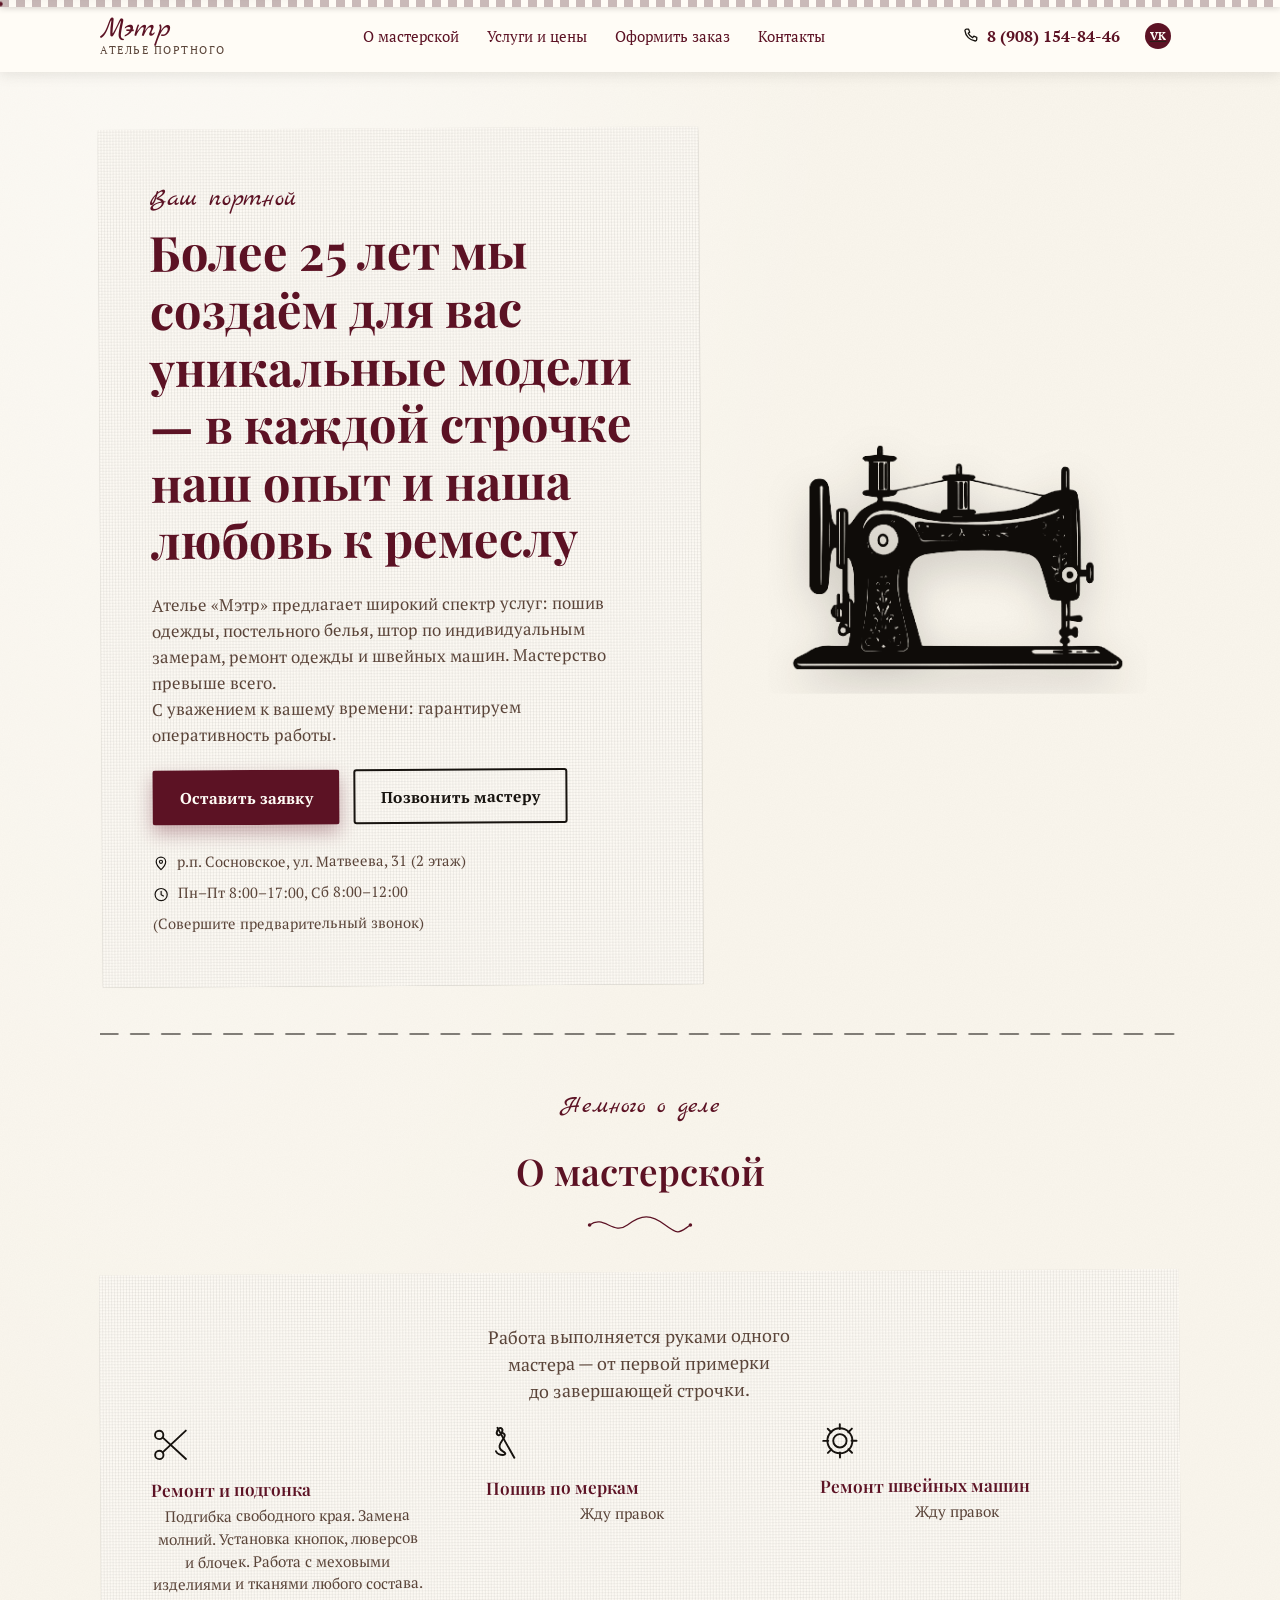
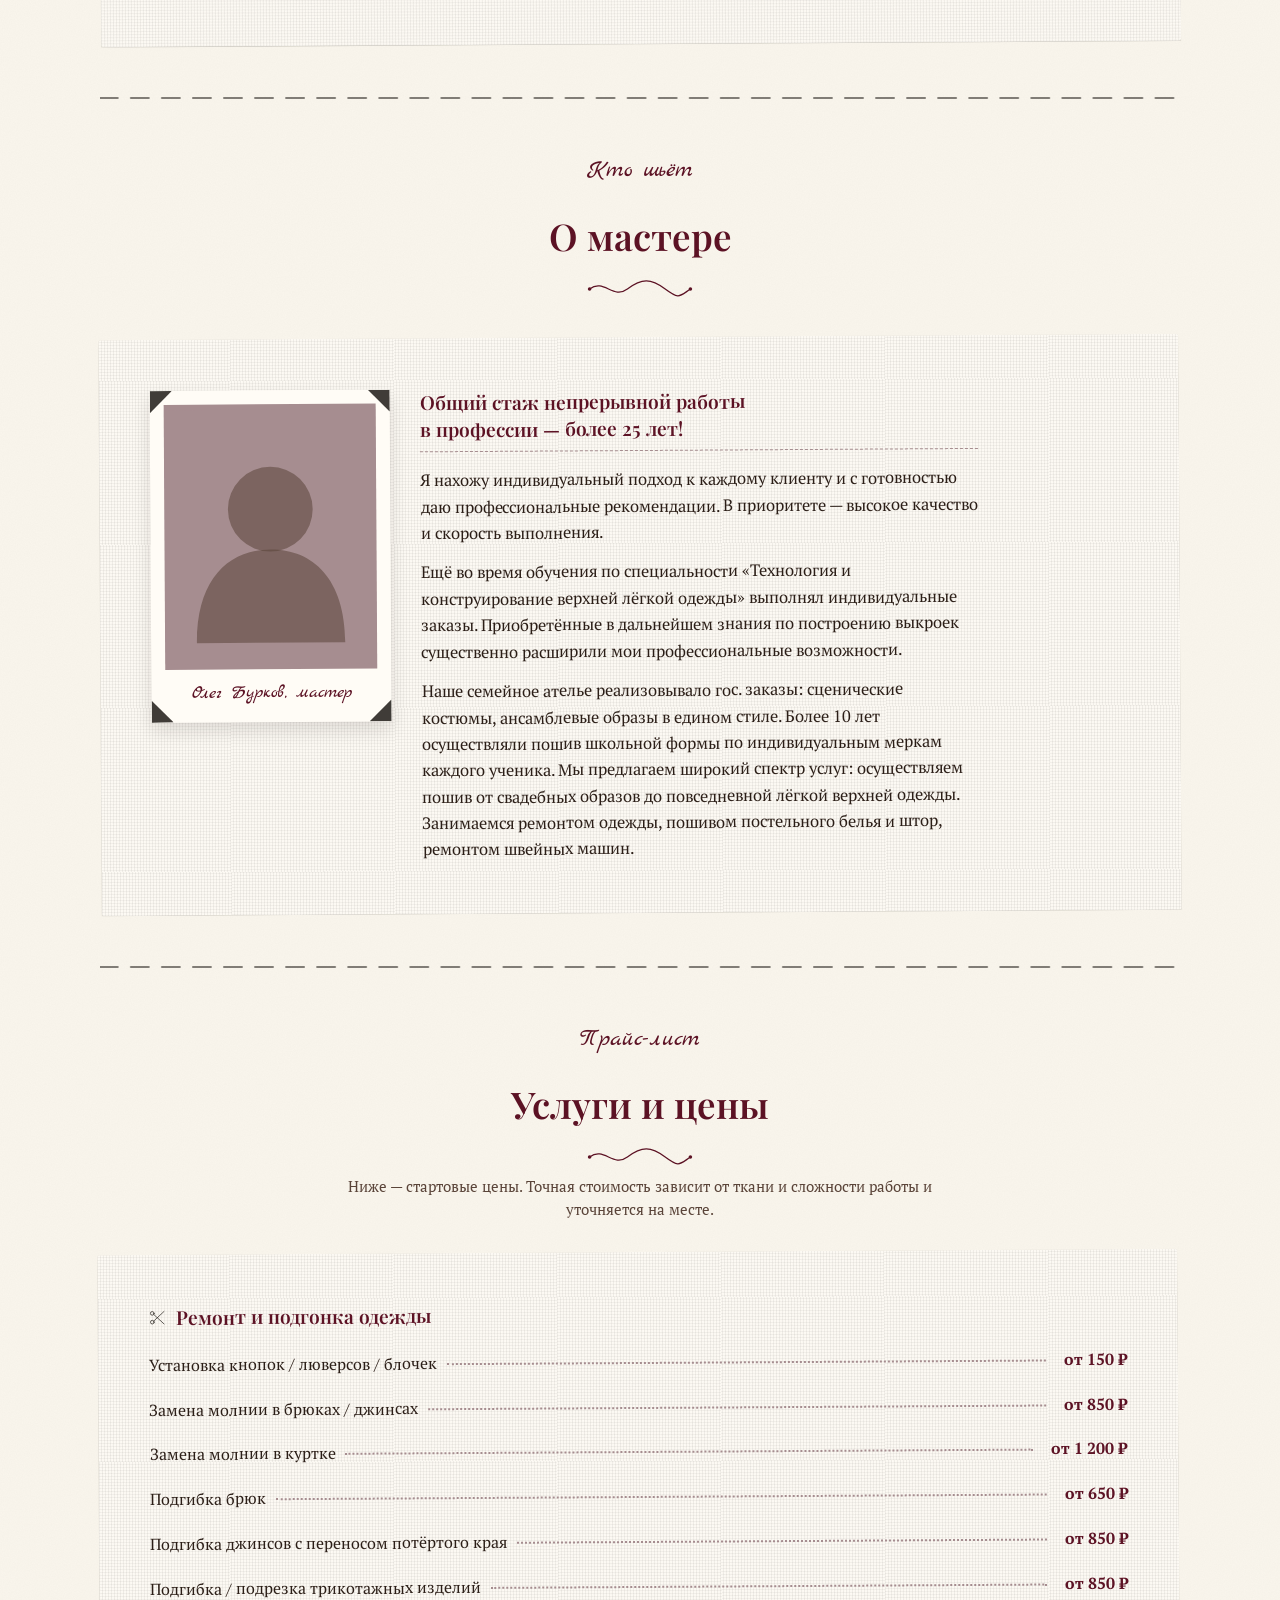
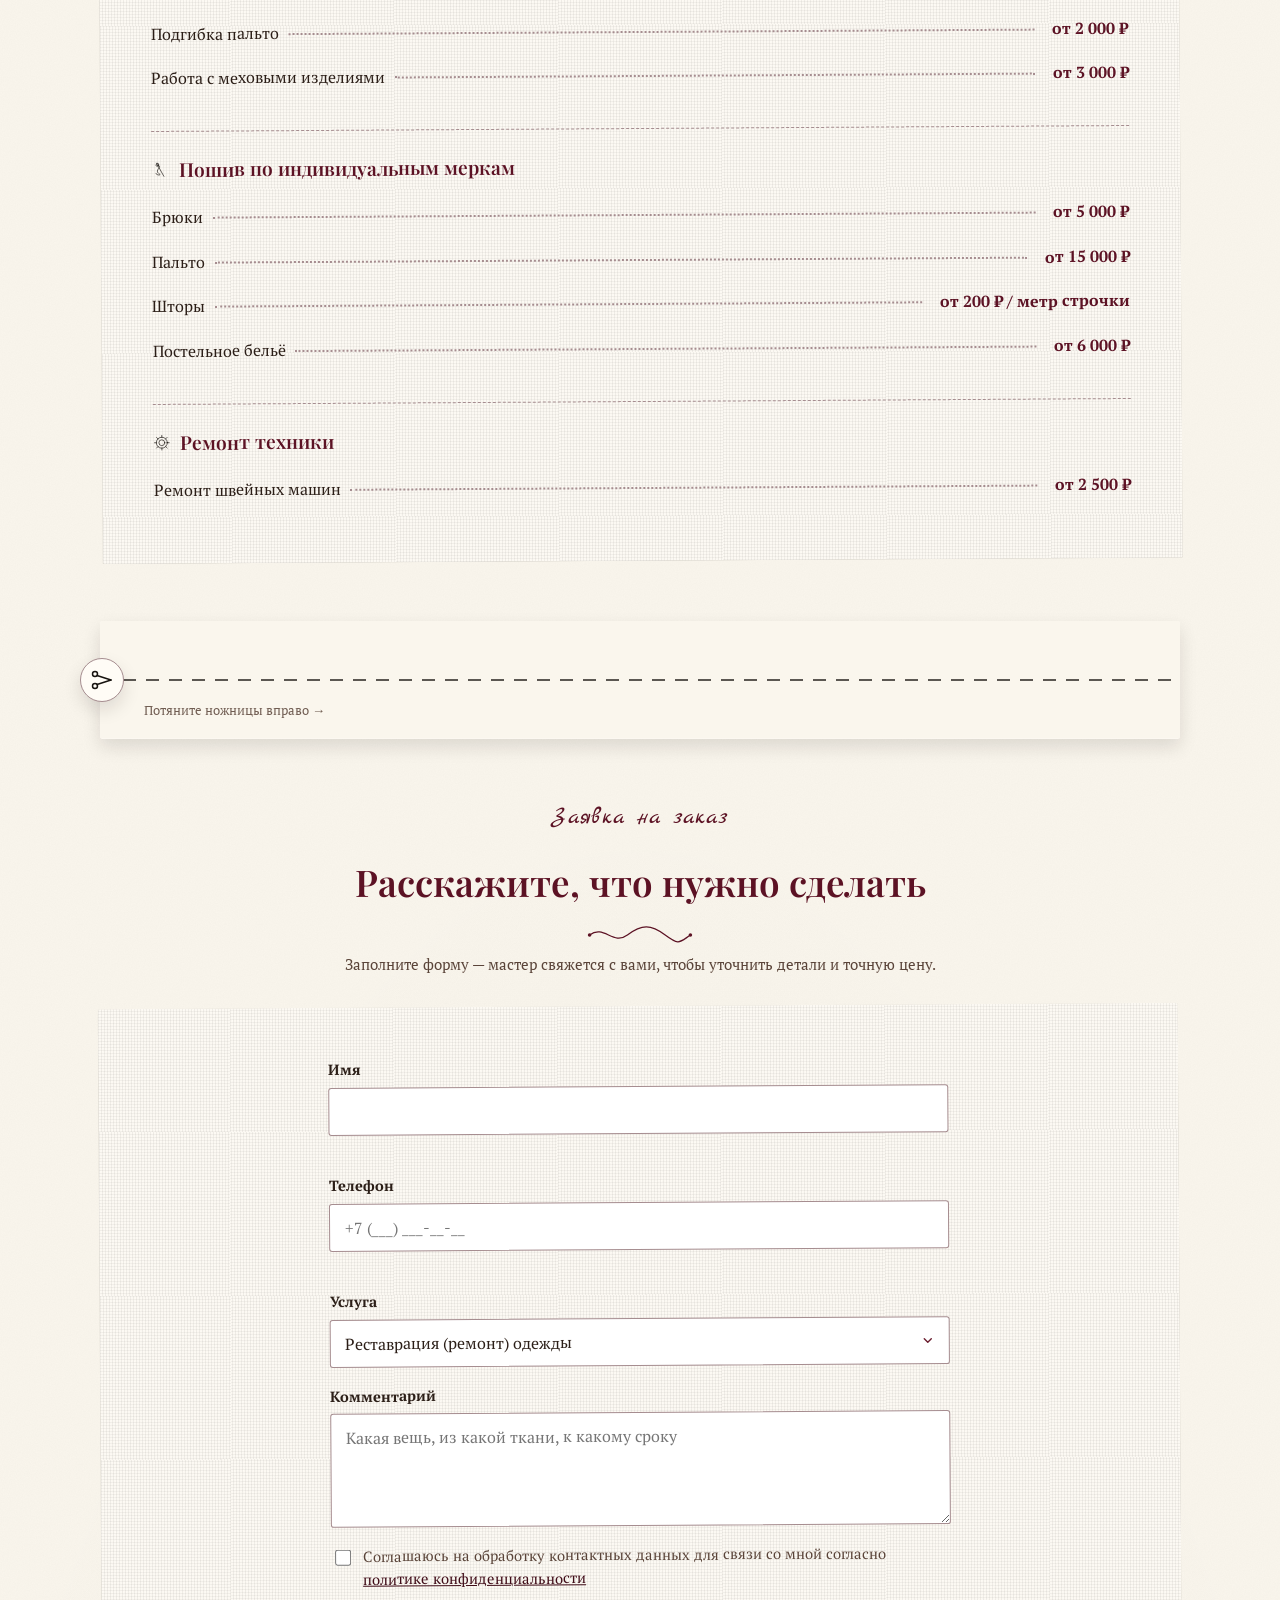
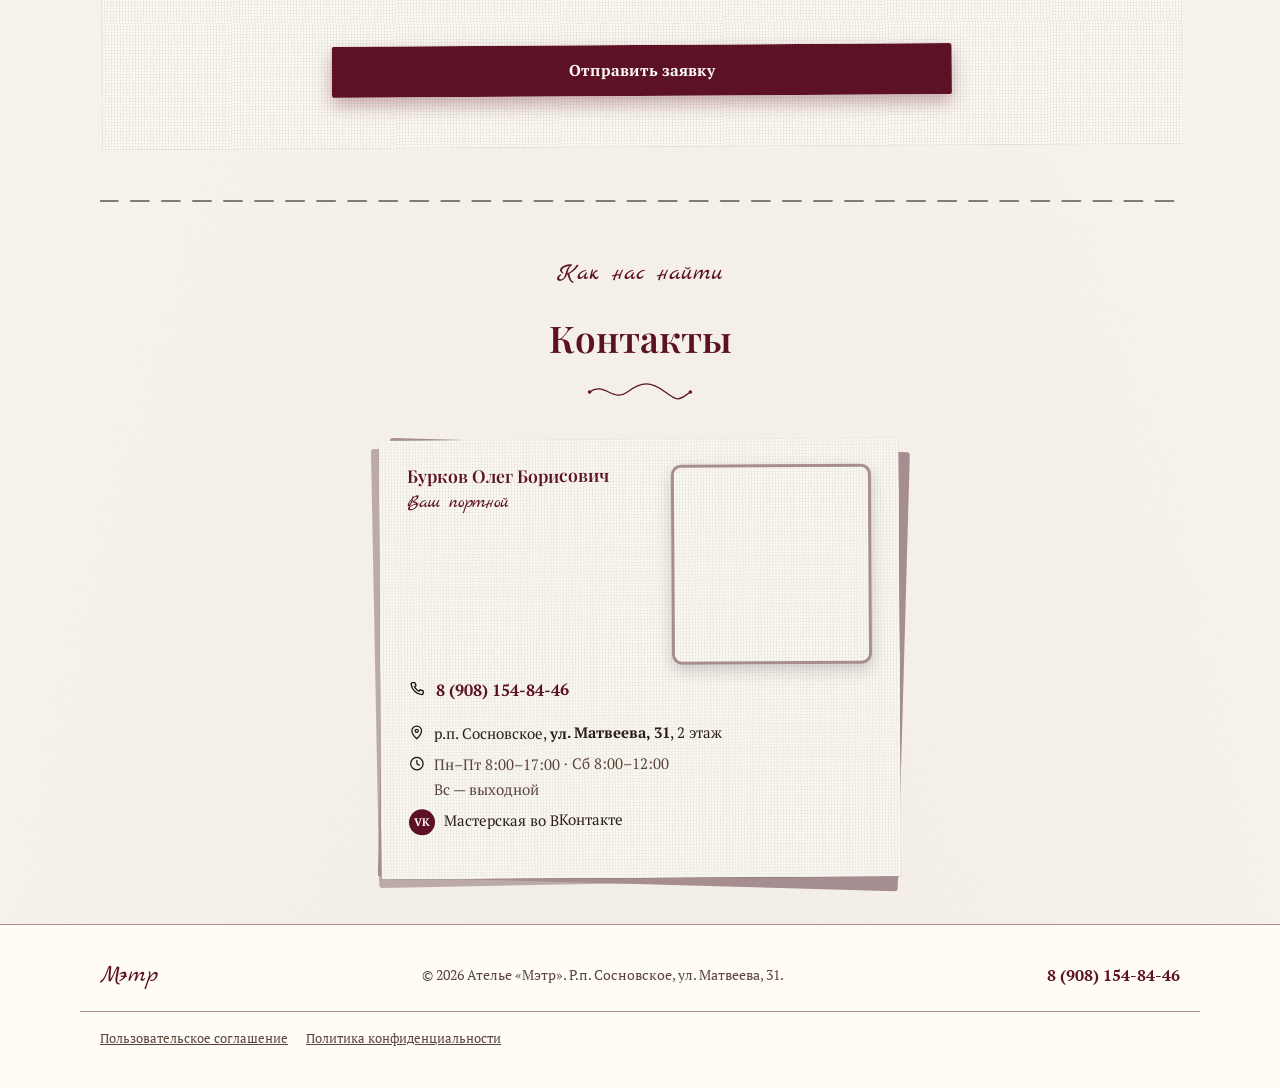
<file: index.html>
<!doctype html>
<html lang="ru">
  <head>
    <meta charset="UTF-8" />
    <meta name="viewport" content="width=device-width, initial-scale=1.0" />
    <title>Мэтр — ателье портного в Сосновском | ремонт и пошив одежды</title>
    <meta
      name="description"
      content="Ателье «Мэтр»: ремонт и подгонка одежды, пошив по индивидуальным меркам, ремонт швейных машин. Р.п. Сосновское, ул. Матвеева, 31."
    />
    <meta name="robots" content="index, follow" />

    <link rel="canonical" href="https://publicsd.github.io/Atelier-Metr/" />

    <meta property="og:type" content="business.business" />
    <meta property="og:locale" content="ru_RU" />
    <meta property="og:title" content="Мэтр — ателье портного в Сосновском" />
    <meta
      property="og:description"
      content="Ремонт и подгонка одежды, пошив по индивидуальным меркам, ремонт швейных машин. Р.п. Сосновское, ул. Матвеева, 31."
    />
    <meta
      property="og:url"
      content="https://publicsd.github.io/Atelier-Metr/"
    />
    <meta
      property="og:image"
      content="https://publicsd.github.io/Atelier-Metr/images/sewing-machine.png"
    />

    <script type="application/ld+json">
      {
        "@context": "https://schema.org",
        "@type": "LocalBusiness",
        "name": "Ателье «Мэтр»",
        "image": "https://publicsd.github.io/Atelier-Metr/images/sewing-machine.png",
        "url": "https://publicsd.github.io/Atelier-Metr/",
        "telephone": "+7-908-154-84-46",
        "priceRange": "от 150 ₽",
        "address": {
          "@type": "PostalAddress",
          "streetAddress": "ул. Матвеева, 31",
          "addressLocality": "р.п. Сосновское",
          "addressRegion": "Нижегородская область",
          "addressCountry": "RU"
        },
        "openingHoursSpecification": [
          {
            "@type": "OpeningHoursSpecification",
            "dayOfWeek": [
              "Monday",
              "Tuesday",
              "Wednesday",
              "Thursday",
              "Friday"
            ],
            "opens": "08:00",
            "closes": "17:00"
          },
          {
            "@type": "OpeningHoursSpecification",
            "dayOfWeek": ["Saturday"],
            "opens": "08:00",
            "closes": "12:00"
          }
        ],
        "sameAs": ["https://vk.ru/burkovs_atelier"]
      }
    </script>

    <link
      rel="icon"
      href="data:image/svg+xml,%3Csvg xmlns='http://www.w3.org/2000/svg' viewBox='0 0 48 48'%3E%3Crect width='48' height='48' rx='8' fill='%23f0efeb'/%3E%3Ccircle cx='16' cy='16' r='6' fill='none' stroke='%236b1e2f' stroke-width='3'/%3E%3Ccircle cx='16' cy='34' r='6' fill='none' stroke='%236b1e2f' stroke-width='3'/%3E%3Cline x1='21' y1='19' x2='40' y2='38' stroke='%236b1e2f' stroke-width='3' stroke-linecap='round'/%3E%3Cline x1='21' y1='31' x2='40' y2='12' stroke='%236b1e2f' stroke-width='3' stroke-linecap='round'/%3E%3C/svg%3E"
    />

    <link rel="preconnect" href="https://fonts.googleapis.com" />
    <link rel="preconnect" href="https://fonts.gstatic.com" crossorigin />
    <link
      href="https://fonts.googleapis.com/css2?family=Playfair+Display:ital,wght@0,500;0,600;0,700;1,500;1,600&family=PT+Serif:ital,wght@0,400;0,700;1,400&family=Marck+Script&display=swap"
      rel="stylesheet"
    />

    <link rel="stylesheet" href="css/style.css" />
  </head>
  <body>
    <div class="stitch-progress" aria-hidden="true" data-stitch-progress>
      <div class="stitch-progress-track"></div>
      <div class="stitch-progress-fill" data-stitch-fill></div>
      <div class="stitch-progress-needle" data-stitch-needle>
        <svg viewBox="0 0 20 20"><circle cx="10" cy="10" r="3.4" /></svg>
      </div>
    </div>

    <svg class="thread-cursor" aria-hidden="true" data-thread-cursor>
      <path data-thread-path></path>
      <circle r="3" data-thread-needle></circle>
    </svg>

    <a class="skip-link" href="#main">Перейти к основному содержанию</a>

    <!-- ==================== ШАПКА ==================== -->
    <header class="site-header" data-header>
      <div class="container header-inner">
        <a href="#top" class="brand">
          <span class="brand-script">Мэтр</span>
          <span class="brand-caption">ателье портного</span>
        </a>

        <nav class="nav" id="primary-nav" data-nav>
          <ul>
            <li><a href="#about">О мастерской</a></li>
            <li><a href="#prices">Услуги и цены</a></li>
            <li><a href="#order">Оформить заказ</a></li>
            <li><a href="#contacts">Контакты</a></li>
          </ul>
        </nav>

        <div class="header-actions">
          <a
            class="phone-link"
            href="tel:+79081548446"
            aria-label="Позвонить мастеру: 8 (908) 154-84-46"
          >
            <svg class="icon" viewBox="0 0 24 24" aria-hidden="true">
              <path
                d="M6 3h3l1.5 4-2 1.6a12.5 12.5 0 0 0 6 6l1.6-2 4 1.5v3a2 2 0 0 1-2 2A16 16 0 0 1 4 5a2 2 0 0 1 2-2Z"
              />
            </svg>
            <span class="phone-number">8 (908) 154-84-46</span>
            <span class="phone-cta">Позвонить</span>
          </a>
          <a
            class="vk-link"
            href="https://vk.ru/burkovs_atelier"
            target="_blank"
            rel="noopener"
            aria-label="Мастерская ВКонтакте"
          >
            <span class="vk-badge" aria-hidden="true">VK</span>
          </a>
          <button
            class="nav-toggle"
            type="button"
            data-nav-toggle
            aria-expanded="false"
            aria-controls="primary-nav"
          >
            <span></span><span></span><span></span>
            <span class="sr-only">Открыть меню</span>
          </button>
        </div>
      </div>
    </header>

    <main id="main">
      <!-- ==================== ГЕРОЙ ==================== -->
      <section class="hero" id="top">
        <div class="container hero-grid">
          <div class="paper-card hero-card reveal">
            <p class="eyebrow">Ваш портной</p>
            <h1>
              Более 25 лет мы создаём для вас уникальные модели — в каждой
              строчке наш опыт и наша любовь к ремеслу
            </h1>
            <p class="lead">
              Ателье «Мэтр» предлагает широкий спектр услуг: пошив одежды,
              постельного белья, штор по индивидуальным замерам, ремонт одежды и
              швейных машин. Мастерство превыше всего.<br />С уважением к вашему
              времени: гарантируем оперативность работы.
            </p>

            <div class="hero-actions">
              <a href="#order" class="btn btn-primary">Оставить заявку</a>
              <a
                href="tel:+79081548446"
                class="btn btn-ghost btn-call"
                data-call-btn
              >
                <span class="btn-call-face btn-call-label"
                  >Позвонить мастеру</span
                >
                <span class="btn-call-face btn-call-number"
                  >8 (908) 154-84-46</span
                >
              </a>
            </div>

            <ul class="hero-meta">
              <li>
                <svg class="icon" viewBox="0 0 24 24" aria-hidden="true">
                  <path
                    d="M12 21s-7-6.3-7-11.6A7 7 0 0 1 19 9.4C19 14.7 12 21 12 21Z"
                  />
                  <circle cx="12" cy="9.4" r="2.3" />
                </svg>
                р.п. Сосновское, ул. Матвеева, 31 (2 этаж)
              </li>
              <li>
                <svg class="icon" viewBox="0 0 24 24" aria-hidden="true">
                  <circle cx="12" cy="12" r="9" />
                  <path d="M12 7.2v5l3.4 2" />
                </svg>
                Пн–Пт 8:00–17:00, Сб 8:00–12:00
              </li>
              <li>(Совершите предварительный звонок)</li>
            </ul>
          </div>

          <div class="hero-figure reveal" aria-hidden="true">
            <img
              src="images/sewing-machine.png"
              alt=""
              class="hero-machine"
              width="389"
              height="274"
              loading="eager"
            />
          </div>
        </div>
      </section>

      <div class="stitch-divider" aria-hidden="true">
        <svg viewBox="0 0 800 24" preserveAspectRatio="none">
          <line x1="0" y1="12" x2="800" y2="12" />
        </svg>
      </div>

      <!-- ==================== О МАСТЕРСКОЙ ==================== -->
      <section class="section" id="about">
        <div class="container">
          <div class="section-head reveal">
            <p class="eyebrow eyebrow-script">Немного о деле</p>
            <h2>О мастерской</h2>
            <svg class="flourish" viewBox="0 0 120 20" aria-hidden="true">
              <path
                d="M4 10 C20 -2, 30 22, 46 10 S72 -2, 88 10 S104 18, 116 10"
              />
              <circle cx="4" cy="10" r="2" />
              <circle cx="116" cy="10" r="2" />
            </svg>
          </div>

          <div class="paper-card about-card reveal">
            <p>
              Работа выполняется руками одного мастера — от первой примерки до
              завершающей строчки.
            </p>

            <div class="feature-grid">
              <div class="feature">
                <svg
                  class="icon icon-lg"
                  viewBox="0 0 48 48"
                  aria-hidden="true"
                >
                  <circle cx="10" cy="12" r="5" />
                  <circle cx="10" cy="36" r="5" />
                  <line x1="14" y1="15" x2="42" y2="41" />
                  <line x1="14" y1="33" x2="42" y2="7" />
                </svg>
                <h3>Ремонт и подгонка</h3>
                <p>
                  Подгибка свободного края. Замена молний. Установка кнопок,
                  люверсов и блочек. Работа с меховыми изделиями и тканями
                  любого состава.
                </p>
              </div>
              <div class="feature">
                <svg
                  class="icon icon-lg"
                  viewBox="0 0 48 48"
                  aria-hidden="true"
                >
                  <line x1="14" y1="6" x2="34" y2="42" />
                  <ellipse
                    cx="16.5"
                    cy="10.5"
                    rx="3"
                    ry="4.5"
                    transform="rotate(25 16.5 10.5)"
                  />
                  <path d="M20 12 C30 16, 8 26, 20 34 C30 40, 14 40, 12 34" />
                </svg>
                <h3>Пошив по меркам</h3>
                <p>Жду правок</p>
              </div>
              <div class="feature">
                <svg
                  class="icon icon-lg"
                  viewBox="0 0 48 48"
                  aria-hidden="true"
                >
                  <circle cx="24" cy="24" r="8" />
                  <circle cx="24" cy="24" r="15" />
                  <line x1="24" y1="4" x2="24" y2="10" />
                  <line x1="24" y1="38" x2="24" y2="44" />
                  <line x1="4" y1="24" x2="10" y2="24" />
                  <line x1="38" y1="24" x2="44" y2="24" />
                  <line x1="9.5" y1="9.5" x2="13.8" y2="13.8" />
                  <line x1="34.2" y1="34.2" x2="38.5" y2="38.5" />
                  <line x1="9.5" y1="38.5" x2="13.8" y2="34.2" />
                  <line x1="34.2" y1="13.8" x2="38.5" y2="9.5" />
                </svg>
                <h3>Ремонт швейных машин</h3>
                <p>Жду правок</p>
              </div>
            </div>
          </div>
        </div>
      </section>

      <div class="stitch-divider" aria-hidden="true">
        <svg viewBox="0 0 800 24" preserveAspectRatio="none">
          <line x1="0" y1="12" x2="800" y2="12" />
        </svg>
      </div>

      <!-- ==================== О МАСТЕРЕ ==================== -->
      <section class="section" id="master">
        <div class="container">
          <div class="section-head reveal">
            <p class="eyebrow eyebrow-script">Кто шьёт</p>
            <h2>О мастере</h2>
            <svg class="flourish" viewBox="0 0 120 20" aria-hidden="true">
              <path
                d="M4 10 C20 -2, 30 22, 46 10 S72 -2, 88 10 S104 18, 116 10"
              />
              <circle cx="4" cy="10" r="2" />
              <circle cx="116" cy="10" r="2" />
            </svg>
          </div>

          <div class="paper-card master-card reveal">
            <div class="master-layout">
              <figure class="master-photo-mount">
                <div class="master-photo-frame">
                  <!-- ЗАМЕНИТЬ: сюда — реальную фотографию мастера (img вместо svg-заглушки) -->
                  <svg
                    class="master-photo-placeholder"
                    viewBox="0 0 200 240"
                    aria-hidden="true"
                  >
                    <rect width="200" height="240" />
                    <circle cx="100" cy="94" r="40" />
                    <path
                      d="M30 220 C30 160 60 132 100 132 C140 132 170 160 170 220 Z"
                    />
                  </svg>
                </div>
                <span
                  class="master-corner master-corner-tl"
                  aria-hidden="true"
                ></span>
                <span
                  class="master-corner master-corner-tr"
                  aria-hidden="true"
                ></span>
                <span
                  class="master-corner master-corner-bl"
                  aria-hidden="true"
                ></span>
                <span
                  class="master-corner master-corner-br"
                  aria-hidden="true"
                ></span>
                <figcaption class="master-caption">
                  Олег Бурков, мастер
                </figcaption>
              </figure>

              <div class="master-bio">
                <p class="master-bio-accent">
                  Общий стаж непрерывной работы в профессии — более 25 лет!
                </p>
                <p>
                  Я нахожу индивидуальный подход к каждому клиенту и с
                  готовностью даю профессиональные рекомендации. В приоритете —
                  высокое качество и скорость выполнения.
                </p>
                <p>
                  Ещё во время обучения по специальности «Технология и
                  конструирование верхней лёгкой одежды» выполнял индивидуальные
                  заказы. Приобретённые в дальнейшем знания по построению
                  выкроек существенно расширили мои профессиональные
                  возможности.
                </p>
                <p>
                  Наше семейное ателье реализовывало гос. заказы: сценические
                  костюмы, ансамблевые образы в едином стиле. Более 10 лет
                  осуществляли пошив школьной формы по индивидуальным меркам
                  каждого ученика. Мы предлагаем широкий спектр услуг:
                  осуществляем пошив от свадебных образов до повседневной лёгкой
                  верхней одежды. Занимаемся ремонтом одежды, пошивом
                  постельного белья и штор, ремонтом швейных машин.
                </p>
              </div>
            </div>
          </div>
        </div>
      </section>

      <div class="stitch-divider" aria-hidden="true">
        <svg viewBox="0 0 800 24" preserveAspectRatio="none">
          <line x1="0" y1="12" x2="800" y2="12" />
        </svg>
      </div>

      <!-- ==================== ЦЕНЫ ==================== -->
      <section class="section" id="prices">
        <div class="container">
          <div class="section-head reveal">
            <p class="eyebrow eyebrow-script">Прайс-лист</p>
            <h2>Услуги и цены</h2>
            <svg class="flourish" viewBox="0 0 120 20" aria-hidden="true">
              <path
                d="M4 10 C20 -2, 30 22, 46 10 S72 -2, 88 10 S104 18, 116 10"
              />
              <circle cx="4" cy="10" r="2" />
              <circle cx="116" cy="10" r="2" />
            </svg>
            <p class="section-note">
              Ниже — стартовые цены. Точная стоимость зависит от ткани и
              сложности работы и уточняется на месте.
            </p>
          </div>

          <div class="paper-card price-card reveal">
            <div class="price-group">
              <div class="price-group-title">
                <svg class="icon" viewBox="0 0 48 48" aria-hidden="true">
                  <circle cx="10" cy="12" r="5" />
                  <circle cx="10" cy="36" r="5" />
                  <line x1="14" y1="15" x2="42" y2="41" />
                  <line x1="14" y1="33" x2="42" y2="7" />
                </svg>
                <h3>Ремонт и подгонка одежды</h3>
              </div>
              <ul class="price-list">
                <li>
                  <span class="price-name"
                    >Установка кнопок / люверсов / блочек</span
                  ><span class="price-value">от 150 ₽</span>
                </li>
                <li>
                  <span class="price-name"
                    >Замена молнии в брюках / джинсах</span
                  ><span class="price-value">от 850 ₽</span>
                </li>
                <li>
                  <span class="price-name">Замена молнии в куртке</span
                  ><span class="price-value">от 1 200 ₽</span>
                </li>
                <li>
                  <span class="price-name">Подгибка брюк</span
                  ><span class="price-value">от 650 ₽</span>
                </li>
                <li>
                  <span class="price-name"
                    >Подгибка джинсов с переносом потёртого края</span
                  ><span class="price-value">от 850 ₽</span>
                </li>
                <li>
                  <span class="price-name"
                    >Подгибка / подрезка трикотажных изделий</span
                  ><span class="price-value">от 850 ₽</span>
                </li>
                <li>
                  <span class="price-name">Подгибка пальто</span
                  ><span class="price-value">от 2 000 ₽</span>
                </li>
                <li>
                  <span class="price-name">Работа с меховыми изделиями</span
                  ><span class="price-value">от 3 000 ₽</span>
                </li>
              </ul>
            </div>

            <div class="price-group">
              <div class="price-group-title">
                <svg class="icon" viewBox="0 0 48 48" aria-hidden="true">
                  <line x1="14" y1="6" x2="34" y2="42" />
                  <ellipse
                    cx="16.5"
                    cy="10.5"
                    rx="3"
                    ry="4.5"
                    transform="rotate(25 16.5 10.5)"
                  />
                  <path d="M20 12 C30 16, 8 26, 20 34 C30 40, 14 40, 12 34" />
                </svg>
                <h3>Пошив по индивидуальным меркам</h3>
              </div>
              <ul class="price-list">
                <li>
                  <span class="price-name">Брюки</span
                  ><span class="price-value">от 5 000 ₽</span>
                </li>
                <li>
                  <span class="price-name">Пальто</span
                  ><span class="price-value">от 15 000 ₽</span>
                </li>
                <li>
                  <span class="price-name">Шторы</span
                  ><span class="price-value">от 200 ₽ / метр строчки</span>
                </li>
                <li>
                  <span class="price-name">Постельное бельё</span
                  ><span class="price-value">от 6 000 ₽</span>
                </li>
              </ul>
            </div>

            <div class="price-group">
              <div class="price-group-title">
                <svg class="icon" viewBox="0 0 48 48" aria-hidden="true">
                  <circle cx="24" cy="24" r="8" />
                  <circle cx="24" cy="24" r="15" />
                  <line x1="24" y1="4" x2="24" y2="10" />
                  <line x1="24" y1="38" x2="24" y2="44" />
                  <line x1="4" y1="24" x2="10" y2="24" />
                  <line x1="38" y1="24" x2="44" y2="24" />
                  <line x1="9.5" y1="9.5" x2="13.8" y2="13.8" />
                  <line x1="34.2" y1="34.2" x2="38.5" y2="38.5" />
                  <line x1="9.5" y1="38.5" x2="13.8" y2="34.2" />
                  <line x1="34.2" y1="13.8" x2="38.5" y2="9.5" />
                </svg>
                <h3>Ремонт техники</h3>
              </div>
              <ul class="price-list">
                <li>
                  <span class="price-name">Ремонт швейных машин</span
                  ><span class="price-value">от 2 500 ₽</span>
                </li>
              </ul>
            </div>
          </div>
        </div>
      </section>

      <div class="seam-cut" data-seam-cut>
        <div class="seam-cut-track container" data-seam-track>
          <div class="seam-reveal" data-seam-reveal>
            <p>
              Не уверены, какая услуга нужна?
              <strong>Бесплатно проконсультируем по телефону</strong> и
              сориентируем по стоимости.
            </p>
          </div>

          <div class="seam-flap" data-seam-flap aria-hidden="true"></div>
          <div class="seam-scrap" data-seam-scrap aria-hidden="true"></div>

          <span class="seam-hint" data-seam-hint aria-hidden="true"
            >Потяните ножницы вправо →</span
          >

          <button
            type="button"
            class="seam-scissors"
            data-seam-handle
            aria-label="Разрезать шов и открыть предложение о бесплатной консультации"
          >
            <svg viewBox="0 0 48 48" aria-hidden="true">
              <g data-blade-a>
                <circle cx="10" cy="12" r="5" />
                <line x1="14" y1="15" x2="42" y2="24" />
              </g>
              <g data-blade-b>
                <circle cx="10" cy="36" r="5" />
                <line x1="14" y1="33" x2="42" y2="24" />
              </g>
            </svg>
          </button>
        </div>
      </div>

      <!-- ==================== ФОРМА ЗАКАЗА ==================== -->
      <section class="section" id="order">
        <div class="container">
          <div class="section-head reveal">
            <p class="eyebrow eyebrow-script">Заявка на заказ</p>
            <h2>Расскажите, что нужно сделать</h2>
            <svg class="flourish" viewBox="0 0 120 20" aria-hidden="true">
              <path
                d="M4 10 C20 -2, 30 22, 46 10 S72 -2, 88 10 S104 18, 116 10"
              />
              <circle cx="4" cy="10" r="2" />
              <circle cx="116" cy="10" r="2" />
            </svg>
            <p class="section-note">
              Заполните форму — мастер свяжется с вами, чтобы уточнить детали и
              точную цену.
            </p>
          </div>

          <div class="paper-card order-card reveal">
            <form id="order-form" class="order-form" novalidate>
              <div class="form-row">
                <label for="of-name">Имя</label>
                <input
                  type="text"
                  id="of-name"
                  name="name"
                  autocomplete="name"
                  required
                />
                <span class="form-error" data-error-for="of-name"></span>
              </div>

              <div class="form-row">
                <label for="of-phone">Телефон</label>
                <input
                  type="tel"
                  id="of-phone"
                  name="phone"
                  autocomplete="tel"
                  placeholder="+7 (___) ___-__-__"
                  required
                />
                <span class="form-error" data-error-for="of-phone"></span>
              </div>

              <div class="form-row">
                <label for="of-service">Услуга</label>
                <select id="of-service" name="service">
                  <option value="Реставрация (ремонт) одежды">
                    Реставрация (ремонт) одежды
                  </option>
                  <option value="Пошив по индивидуальным меркам">
                    Пошив по индивидуальным меркам
                  </option>
                  <option value="Ремонт швейной машины">
                    Ремонт швейной машины
                  </option>
                  <option value="Другое">Другое / не уверен(а)</option>
                </select>
              </div>

              <div class="form-row">
                <label for="of-message">Комментарий</label>
                <textarea
                  id="of-message"
                  name="message"
                  rows="4"
                  placeholder="Какая вещь, из какой ткани, к какому сроку"
                ></textarea>
              </div>

              <label class="form-consent">
                <input
                  type="checkbox"
                  id="of-consent"
                  name="consent"
                  required
                />
                <span
                  >Соглашаюсь на обработку контактных данных для связи со мной
                  согласно
                  <a
                    href="documents/politika-konfidencialnosti.pdf"
                    target="_blank"
                    rel="noopener"
                    >политике конфиденциальности</a
                  ></span
                >
              </label>
              <span class="form-error" data-error-for="of-consent"></span>

              <button type="submit" class="btn btn-primary btn-submit">
                <span class="btn-label">Отправить заявку</span>
              </button>
            </form>

            <div class="order-confirm" data-order-confirm hidden>
              <svg class="stamp" viewBox="0 0 160 160" aria-hidden="true">
                <g>
                  <circle cx="80" cy="80" r="66" />
                  <circle cx="80" cy="80" r="54" />
                  <text x="80" y="62" text-anchor="middle">ЗАКАЗ</text>
                  <text x="80" y="92" text-anchor="middle">ПРИНЯТ</text>
                  <path
                    id="stamp-underline"
                    d="M40 102 C60 110, 100 110, 120 102"
                  />
                </g>
              </svg>
              <p class="order-confirm-text">
                Заявка принята! Мастер свяжется с вами в ближайшее рабочее
                время.
              </p>
              <p class="order-confirm-note">
                Если это срочно — звоните:
                <a href="tel:+79081548446">8 (908) 154-84-46</a>
              </p>
            </div>
          </div>
        </div>
      </section>

      <div class="stitch-divider" aria-hidden="true">
        <svg viewBox="0 0 800 24" preserveAspectRatio="none">
          <line x1="0" y1="12" x2="800" y2="12" />
        </svg>
      </div>

      <!-- ==================== КОНТАКТЫ ==================== -->
      <section class="section" id="contacts">
        <div class="container">
          <div class="section-head reveal">
            <p class="eyebrow eyebrow-script">Как нас найти</p>
            <h2>Контакты</h2>
            <svg class="flourish" viewBox="0 0 120 20" aria-hidden="true">
              <path
                d="M4 10 C20 -2, 30 22, 46 10 S72 -2, 88 10 S104 18, 116 10"
              />
              <circle cx="4" cy="10" r="2" />
              <circle cx="116" cy="10" r="2" />
            </svg>
          </div>

          <div class="card-stack-wrap contact-stack">
            <div
              class="card-stack-layer card-stack-layer-1"
              aria-hidden="true"
            ></div>
            <div
              class="card-stack-layer card-stack-layer-2"
              aria-hidden="true"
            ></div>
            <div class="paper-card contact-card reveal">
              <div class="bcard-head">
                <div>
                  <h3 class="contact-name">Бурков Олег Борисович</h3>
                  <p class="contact-caption">Ваш портной</p>
                </div>
                <div class="contact-map">
                  <iframe
                    src="https://yandex.ru/map-widget/v1/?ll=43.161939%2C55.805356&amp;z=17&amp;l=map&amp;pt=43.161939,55.805356,pm2rdm"
                    width="200"
                    height="200"
                    frameborder="0"
                    loading="lazy"
                    title="Ателье «Мэтр» на карте — р.п. Сосновское, ул. Матвеева, 31"
                  ></iframe>
                </div>
              </div>

              <a class="contact-line contact-phone" href="tel:+79081548446">
                <svg class="icon" viewBox="0 0 24 24" aria-hidden="true">
                  <path
                    d="M6 3h3l1.5 4-2 1.6a12.5 12.5 0 0 0 6 6l1.6-2 4 1.5v3a2 2 0 0 1-2 2A16 16 0 0 1 4 5a2 2 0 0 1 2-2Z"
                  />
                </svg>
                <span class="contact-text">8 (908) 154-84-46</span>
              </a>

              <p class="contact-line">
                <svg class="icon" viewBox="0 0 24 24" aria-hidden="true">
                  <path
                    d="M12 21s-7-6.3-7-11.6A7 7 0 0 1 19 9.4C19 14.7 12 21 12 21Z"
                  />
                  <circle cx="12" cy="9.4" r="2.3" />
                </svg>
                <span class="contact-text"
                  >р.п. Сосновское, <strong>ул. Матвеева, 31</strong>, 2
                  этаж</span
                >
              </p>

              <p class="contact-line contact-hours-line">
                <svg class="icon" viewBox="0 0 24 24" aria-hidden="true">
                  <circle cx="12" cy="12" r="9" />
                  <path d="M12 7.2v5l3.4 2" />
                </svg>
                <span class="contact-text">
                  <span class="contact-hours-row"
                    >Пн–Пт 8:00–17:00 &middot; Сб 8:00–12:00</span
                  >
                  <span class="contact-hours-row">Вс — выходной</span>
                </span>
              </p>

              <a
                class="contact-line contact-vk"
                href="https://vk.ru/burkovs_atelier"
                target="_blank"
                rel="noopener"
              >
                <span class="vk-badge" aria-hidden="true">VK</span>
                <span class="contact-text">Мастерская во ВКонтакте</span>
              </a>
            </div>
          </div>
        </div>
      </section>
    </main>

    <!-- ==================== ФУТЕР ==================== -->
    <footer class="site-footer">
      <div class="container footer-inner">
        <span class="brand-script footer-brand">Мэтр</span>
        <p>
          © <span data-year>2026</span> Ателье «Мэтр». Р.п. Сосновское, ул.
          Матвеева, 31.
        </p>
        <a href="tel:+79081548446">8 (908) 154-84-46</a>
      </div>
      <div class="container footer-legal">
        <a
          href="documents/polzovatelskoe-soglashenie.pdf"
          target="_blank"
          rel="noopener"
          >Пользовательское соглашение</a
        >
        <a
          href="documents/politika-konfidencialnosti.pdf"
          target="_blank"
          rel="noopener"
          >Политика конфиденциальности</a
        >
      </div>
    </footer>

    <script src="js/script.js"></script>
  </body>
</html>
</file>
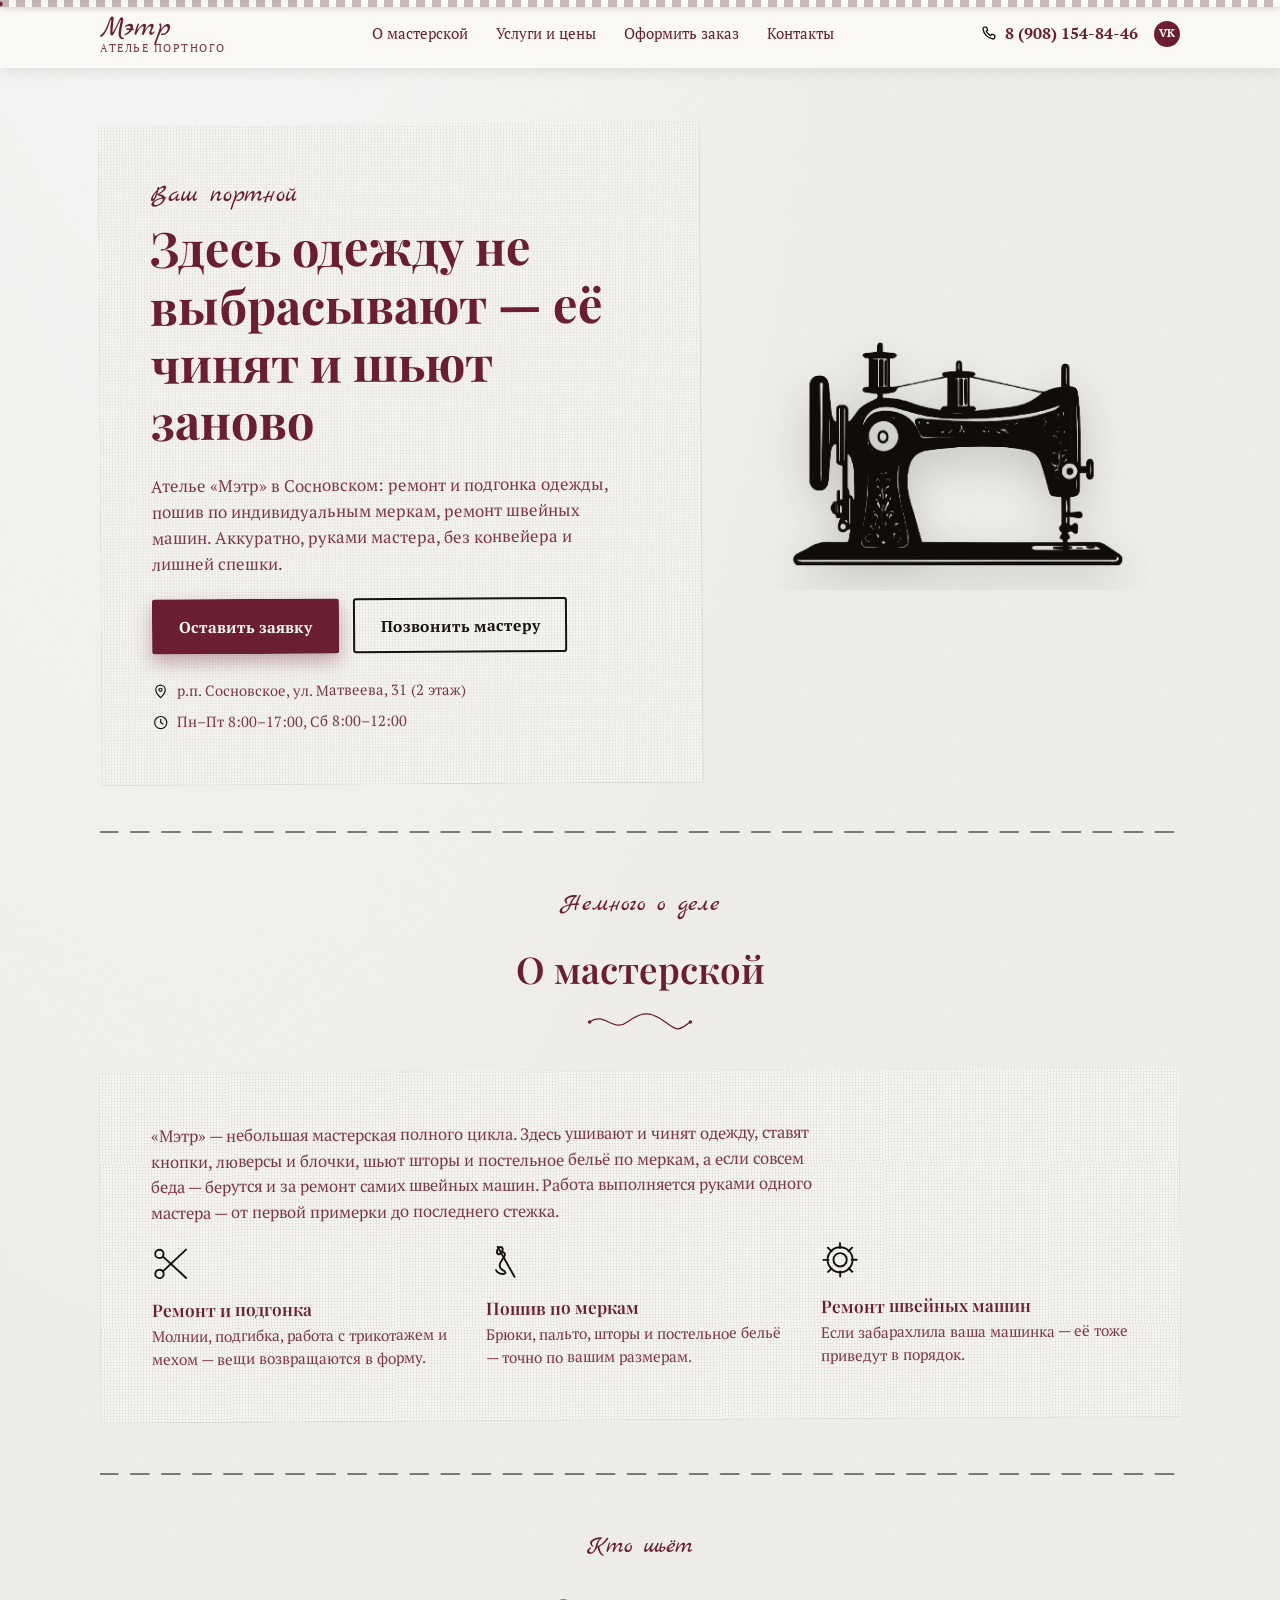
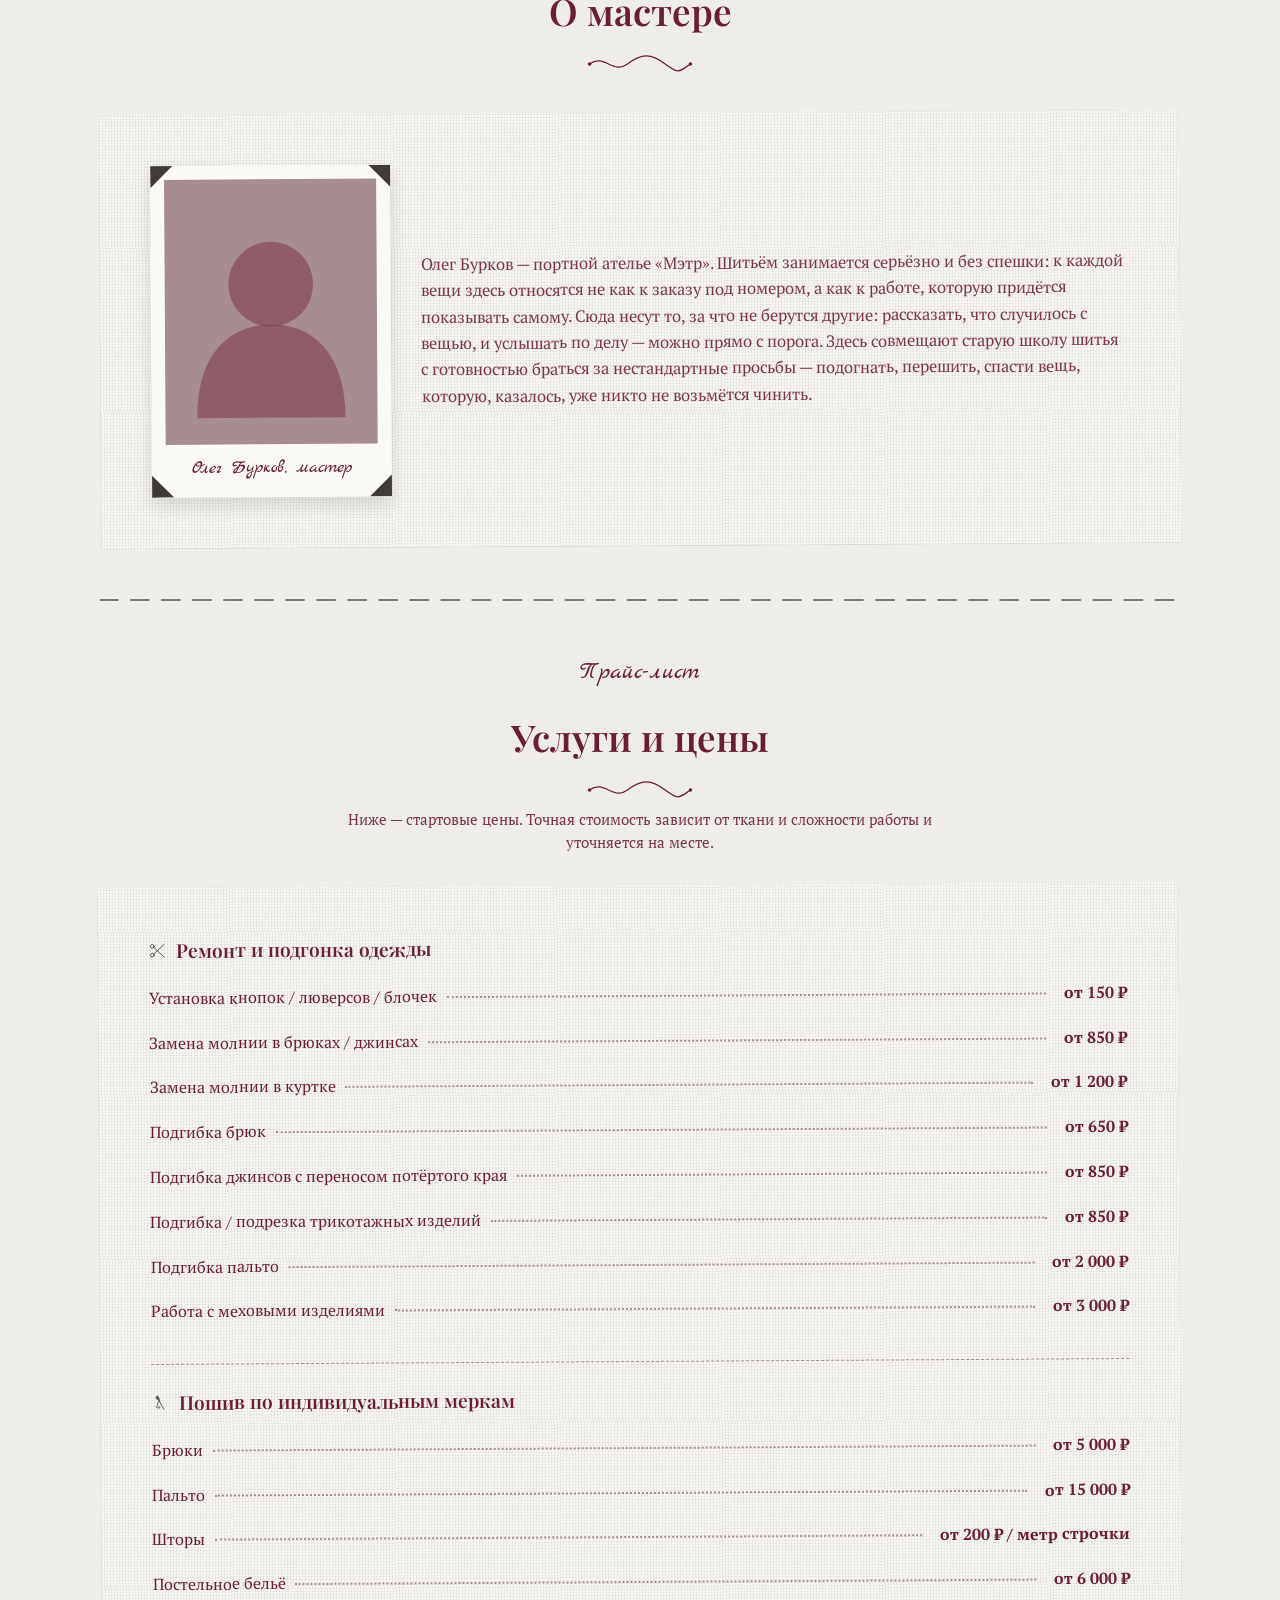
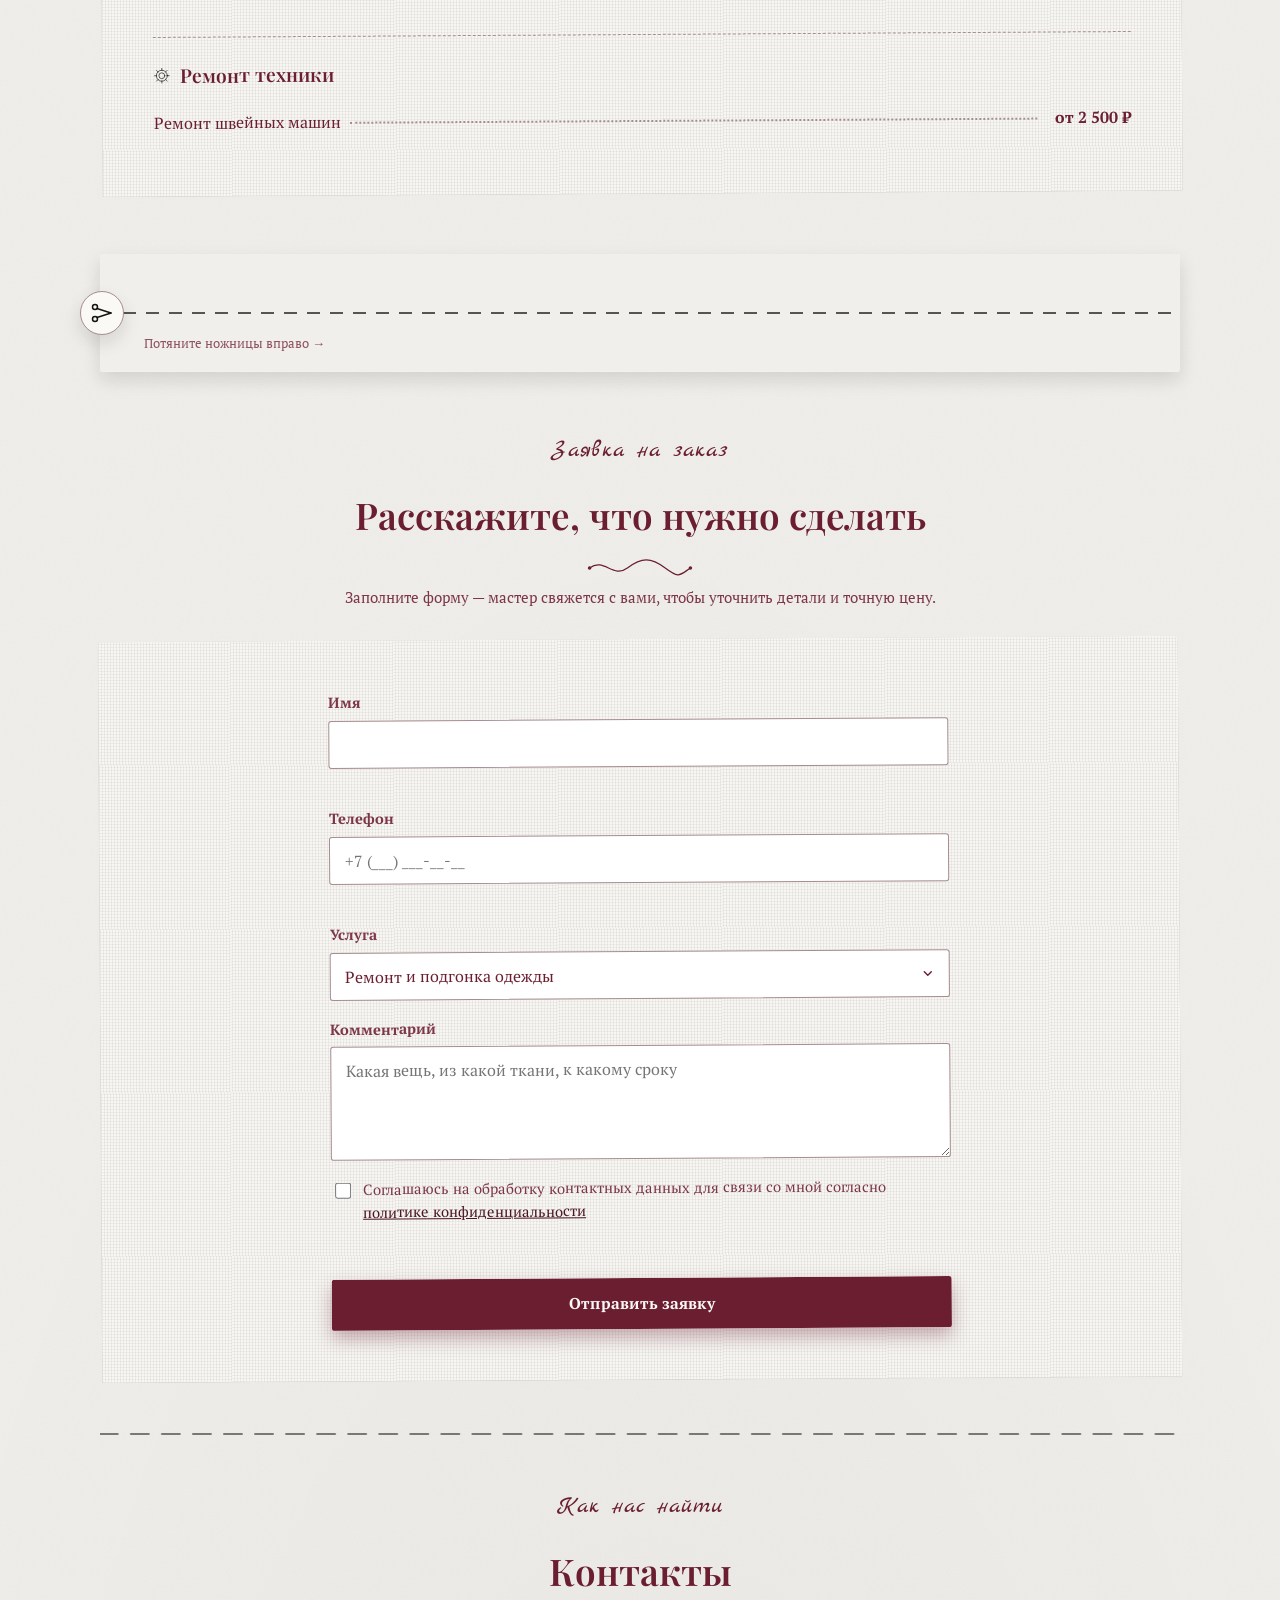
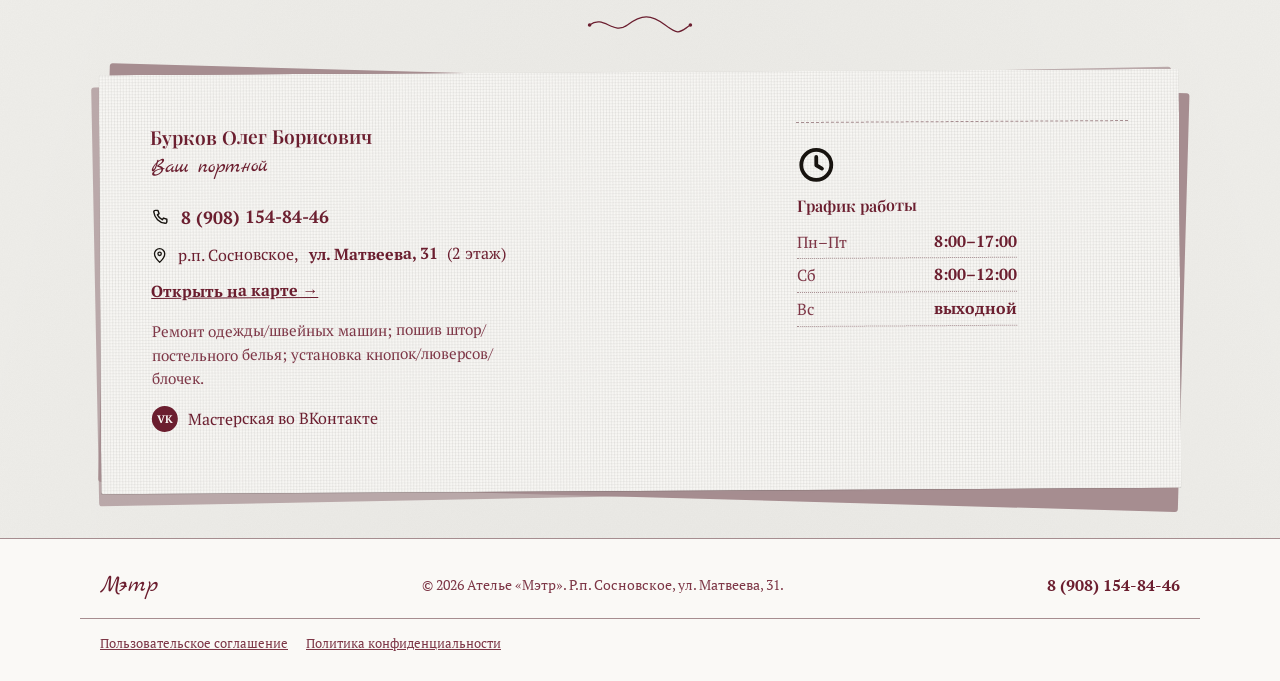
<file: Atelier-Metr/index.html>
<!DOCTYPE html>
<html lang="ru">
<head>
<meta charset="UTF-8">
<meta name="viewport" content="width=device-width, initial-scale=1.0">
<title>Мэтр — ателье портного в Сосновском | ремонт и пошив одежды</title>
<meta name="description" content="Ателье «Мэтр»: ремонт и подгонка одежды, пошив по индивидуальным меркам, ремонт швейных машин. Р.п. Сосновское, ул. Матвеева, 31.">
<meta name="robots" content="index, follow">

<!-- ЗАМЕНИТЬ: адрес после подключения домена к Netlify — сейчас стоит заглушка -->
<link rel="canonical" href="https://YOUR-DOMAIN.ru/">

<meta property="og:type" content="business.business">
<meta property="og:locale" content="ru_RU">
<meta property="og:title" content="Мэтр — ателье портного в Сосновском">
<meta property="og:description" content="Ремонт и подгонка одежды, пошив по индивидуальным меркам, ремонт швейных машин. Р.п. Сосновское, ул. Матвеева, 31.">
<meta property="og:url" content="https://YOUR-DOMAIN.ru/">
<meta property="og:image" content="https://YOUR-DOMAIN.ru/images/sewing-machine.png">

<script type="application/ld+json">
{
  "@context": "https://schema.org",
  "@type": "LocalBusiness",
  "name": "Ателье «Мэтр»",
  "image": "https://YOUR-DOMAIN.ru/images/sewing-machine.png",
  "url": "https://YOUR-DOMAIN.ru/",
  "telephone": "+7-908-154-84-46",
  "priceRange": "от 150 ₽",
  "address": {
    "@type": "PostalAddress",
    "streetAddress": "ул. Матвеева, 31",
    "addressLocality": "р.п. Сосновское",
    "addressRegion": "Нижегородская область",
    "addressCountry": "RU"
  },
  "openingHoursSpecification": [
    {
      "@type": "OpeningHoursSpecification",
      "dayOfWeek": ["Monday", "Tuesday", "Wednesday", "Thursday", "Friday"],
      "opens": "08:00",
      "closes": "17:00"
    },
    {
      "@type": "OpeningHoursSpecification",
      "dayOfWeek": ["Saturday"],
      "opens": "08:00",
      "closes": "12:00"
    }
  ],
  "sameAs": ["https://vk.ru/burkovs_atelier"]
}
</script>

<link rel="icon" href="data:image/svg+xml,%3Csvg xmlns='http://www.w3.org/2000/svg' viewBox='0 0 48 48'%3E%3Crect width='48' height='48' rx='8' fill='%23f0efeb'/%3E%3Ccircle cx='16' cy='16' r='6' fill='none' stroke='%236b1e2f' stroke-width='3'/%3E%3Ccircle cx='16' cy='34' r='6' fill='none' stroke='%236b1e2f' stroke-width='3'/%3E%3Cline x1='21' y1='19' x2='40' y2='38' stroke='%236b1e2f' stroke-width='3' stroke-linecap='round'/%3E%3Cline x1='21' y1='31' x2='40' y2='12' stroke='%236b1e2f' stroke-width='3' stroke-linecap='round'/%3E%3C/svg%3E">

<link rel="preconnect" href="https://fonts.googleapis.com">
<link rel="preconnect" href="https://fonts.gstatic.com" crossorigin>
<link href="https://fonts.googleapis.com/css2?family=Playfair+Display:ital,wght@0,500;0,600;0,700;1,500;1,600&family=PT+Serif:ital,wght@0,400;0,700;1,400&family=Marck+Script&display=swap" rel="stylesheet">

<link rel="stylesheet" href="css/style.css">
</head>
<body>

<div class="stitch-progress" aria-hidden="true" data-stitch-progress>
  <div class="stitch-progress-track"></div>
  <div class="stitch-progress-fill" data-stitch-fill></div>
  <div class="stitch-progress-needle" data-stitch-needle>
    <svg viewBox="0 0 20 20"><circle cx="10" cy="10" r="3.4"/></svg>
  </div>
</div>

<svg class="thread-cursor" aria-hidden="true" data-thread-cursor>
  <path data-thread-path></path>
  <circle r="3" data-thread-needle></circle>
</svg>

<a class="skip-link" href="#main">Перейти к основному содержанию</a>

<!-- ==================== ШАПКА ==================== -->
<header class="site-header" data-header>
  <div class="container header-inner">
    <a href="#top" class="brand">
      <span class="brand-script">Мэтр</span>
      <span class="brand-caption">ателье портного</span>
    </a>

    <nav class="nav" id="primary-nav" data-nav>
      <ul>
        <li><a href="#about">О мастерской</a></li>
        <li><a href="#prices">Услуги и цены</a></li>
        <li><a href="#order">Оформить заказ</a></li>
        <li><a href="#contacts">Контакты</a></li>
      </ul>
    </nav>

    <div class="header-actions">
      <a class="phone-link" href="tel:+79081548446">
        <svg class="icon" viewBox="0 0 24 24" aria-hidden="true"><path d="M6 3h3l1.5 4-2 1.6a12.5 12.5 0 0 0 6 6l1.6-2 4 1.5v3a2 2 0 0 1-2 2A16 16 0 0 1 4 5a2 2 0 0 1 2-2Z"/></svg>
        <span>8 (908) 154-84-46</span>
      </a>
      <a class="vk-link" href="https://vk.ru/burkovs_atelier" target="_blank" rel="noopener" aria-label="Мастерская ВКонтакте">
        <span class="vk-badge" aria-hidden="true">VK</span>
      </a>
      <button class="nav-toggle" type="button" data-nav-toggle aria-expanded="false" aria-controls="primary-nav">
        <span></span><span></span><span></span>
        <span class="sr-only">Открыть меню</span>
      </button>
    </div>
  </div>
</header>

<main id="main">

  <!-- ==================== ГЕРОЙ ==================== -->
  <section class="hero" id="top">
    <div class="container hero-grid">

      <div class="paper-card hero-card reveal">
        <p class="eyebrow">Ваш портной</p>
        <h1>Здесь одежду не выбрасывают — её чинят и шьют заново</h1>
        <p class="lead">
          Ателье «Мэтр» в Сосновском: ремонт и подгонка одежды, пошив по
          индивидуальным меркам, ремонт швейных машин. Аккуратно,
          руками мастера, без конвейера и лишней спешки.
        </p>

        <div class="hero-actions">
          <a href="#order" class="btn btn-primary">Оставить заявку</a>
          <a href="tel:+79081548446" class="btn btn-ghost btn-call" data-call-btn>
            <span class="btn-call-face btn-call-label">Позвонить мастеру</span>
            <span class="btn-call-face btn-call-number">8 (908) 154-84-46</span>
          </a>
        </div>

        <ul class="hero-meta">
          <li>
            <svg class="icon" viewBox="0 0 24 24" aria-hidden="true"><path d="M12 21s-7-6.3-7-11.6A7 7 0 0 1 19 9.4C19 14.7 12 21 12 21Z"/><circle cx="12" cy="9.4" r="2.3"/></svg>
            р.п. Сосновское, ул. Матвеева, 31 (2 этаж)
          </li>
          <li>
            <svg class="icon" viewBox="0 0 24 24" aria-hidden="true"><circle cx="12" cy="12" r="9"/><path d="M12 7.2v5l3.4 2"/></svg>
            Пн–Пт 8:00–17:00, Сб 8:00–12:00
          </li>
        </ul>
      </div>

      <div class="hero-figure reveal" aria-hidden="true">
        <img src="images/sewing-machine.png" alt="" class="hero-machine" width="389" height="274" loading="eager">
      </div>

    </div>
  </section>

  <div class="stitch-divider" aria-hidden="true">
    <svg viewBox="0 0 800 24" preserveAspectRatio="none"><line x1="0" y1="12" x2="800" y2="12"/></svg>
  </div>

  <!-- ==================== О МАСТЕРСКОЙ ==================== -->
  <section class="section" id="about">
    <div class="container">
      <div class="section-head reveal">
        <p class="eyebrow eyebrow-script">Немного о деле</p>
        <h2>О мастерской</h2>
        <svg class="flourish" viewBox="0 0 120 20" aria-hidden="true">
          <path d="M4 10 C20 -2, 30 22, 46 10 S72 -2, 88 10 S104 18, 116 10"/>
          <circle cx="4" cy="10" r="2"/><circle cx="116" cy="10" r="2"/>
        </svg>
      </div>

      <div class="paper-card about-card reveal">
        <p>
          «Мэтр» — небольшая мастерская полного цикла. Здесь ушивают и чинят одежду,
          ставят кнопки, люверсы и блочки, шьют шторы и постельное бельё по меркам,
          а если совсем беда — берутся и за ремонт самих швейных машин.
          Работа выполняется руками одного мастера — от первой примерки до последнего стежка.
        </p>

        <div class="feature-grid">
          <div class="feature">
            <svg class="icon icon-lg" viewBox="0 0 48 48" aria-hidden="true"><circle cx="10" cy="12" r="5"/><circle cx="10" cy="36" r="5"/><line x1="14" y1="15" x2="42" y2="41"/><line x1="14" y1="33" x2="42" y2="7"/></svg>
            <h3>Ремонт и подгонка</h3>
            <p>Молнии, подгибка, работа с трикотажем и мехом — вещи возвращаются в форму.</p>
          </div>
          <div class="feature">
            <svg class="icon icon-lg" viewBox="0 0 48 48" aria-hidden="true"><line x1="14" y1="6" x2="34" y2="42"/><ellipse cx="16.5" cy="10.5" rx="3" ry="4.5" transform="rotate(25 16.5 10.5)"/><path d="M20 12 C30 16, 8 26, 20 34 C30 40, 14 40, 12 34"/></svg>
            <h3>Пошив по меркам</h3>
            <p>Брюки, пальто, шторы и постельное бельё — точно по вашим размерам.</p>
          </div>
          <div class="feature">
            <svg class="icon icon-lg" viewBox="0 0 48 48" aria-hidden="true"><circle cx="24" cy="24" r="8"/><circle cx="24" cy="24" r="15"/><line x1="24" y1="4" x2="24" y2="10"/><line x1="24" y1="38" x2="24" y2="44"/><line x1="4" y1="24" x2="10" y2="24"/><line x1="38" y1="24" x2="44" y2="24"/><line x1="9.5" y1="9.5" x2="13.8" y2="13.8"/><line x1="34.2" y1="34.2" x2="38.5" y2="38.5"/><line x1="9.5" y1="38.5" x2="13.8" y2="34.2"/><line x1="34.2" y1="13.8" x2="38.5" y2="9.5"/></svg>
            <h3>Ремонт швейных машин</h3>
            <p>Если забарахлила ваша машинка — её тоже приведут в порядок.</p>
          </div>
        </div>
      </div>
    </div>
  </section>

  <div class="stitch-divider" aria-hidden="true">
    <svg viewBox="0 0 800 24" preserveAspectRatio="none"><line x1="0" y1="12" x2="800" y2="12"/></svg>
  </div>

  <!-- ==================== О МАСТЕРЕ ==================== -->
  <section class="section" id="master">
    <div class="container">
      <div class="section-head reveal">
        <p class="eyebrow eyebrow-script">Кто шьёт</p>
        <h2>О мастере</h2>
        <svg class="flourish" viewBox="0 0 120 20" aria-hidden="true">
          <path d="M4 10 C20 -2, 30 22, 46 10 S72 -2, 88 10 S104 18, 116 10"/>
          <circle cx="4" cy="10" r="2"/><circle cx="116" cy="10" r="2"/>
        </svg>
      </div>

      <div class="paper-card master-card reveal">
        <div class="master-layout">
          <figure class="master-photo-mount">
            <div class="master-photo-frame">
              <!-- ЗАМЕНИТЬ: сюда — реальную фотографию мастера (img вместо svg-заглушки) -->
              <svg class="master-photo-placeholder" viewBox="0 0 200 240" aria-hidden="true">
                <rect width="200" height="240"/>
                <circle cx="100" cy="94" r="40"/>
                <path d="M30 220 C30 160 60 132 100 132 C140 132 170 160 170 220 Z"/>
              </svg>
            </div>
            <span class="master-corner master-corner-tl" aria-hidden="true"></span>
            <span class="master-corner master-corner-tr" aria-hidden="true"></span>
            <span class="master-corner master-corner-bl" aria-hidden="true"></span>
            <span class="master-corner master-corner-br" aria-hidden="true"></span>
            <figcaption class="master-caption">Олег Бурков, мастер</figcaption>
          </figure>

          <p class="master-bio">
            Олег Бурков — портной ателье «Мэтр». Шитьём занимается серьёзно и без спешки: к
            каждой вещи здесь относятся не как к заказу под номером, а как к работе, которую
            придётся показывать самому. Сюда несут то, за что не берутся другие: рассказать,
            что случилось с вещью, и услышать по делу — можно прямо с порога. Здесь совмещают
            старую школу шитья с готовностью браться за нестандартные просьбы — подогнать,
            перешить, спасти вещь, которую, казалось, уже никто не возьмётся чинить.
          </p>
        </div>
      </div>
    </div>
  </section>

  <div class="stitch-divider" aria-hidden="true">
    <svg viewBox="0 0 800 24" preserveAspectRatio="none"><line x1="0" y1="12" x2="800" y2="12"/></svg>
  </div>

  <!-- ==================== ЦЕНЫ ==================== -->
  <section class="section" id="prices">
    <div class="container">
      <div class="section-head reveal">
        <p class="eyebrow eyebrow-script">Прайс-лист</p>
        <h2>Услуги и цены</h2>
        <svg class="flourish" viewBox="0 0 120 20" aria-hidden="true">
          <path d="M4 10 C20 -2, 30 22, 46 10 S72 -2, 88 10 S104 18, 116 10"/>
          <circle cx="4" cy="10" r="2"/><circle cx="116" cy="10" r="2"/>
        </svg>
        <p class="section-note">Ниже — стартовые цены. Точная стоимость зависит от ткани и сложности работы и уточняется на месте.</p>
      </div>

      <div class="paper-card price-card reveal">
        <div class="price-group">
          <div class="price-group-title">
            <svg class="icon" viewBox="0 0 48 48" aria-hidden="true"><circle cx="10" cy="12" r="5"/><circle cx="10" cy="36" r="5"/><line x1="14" y1="15" x2="42" y2="41"/><line x1="14" y1="33" x2="42" y2="7"/></svg>
            <h3>Ремонт и подгонка одежды</h3>
          </div>
          <ul class="price-list">
            <li><span class="price-name">Установка кнопок / люверсов / блочек</span><span class="price-value">от 150 ₽</span></li>
            <li><span class="price-name">Замена молнии в брюках / джинсах</span><span class="price-value">от 850 ₽</span></li>
            <li><span class="price-name">Замена молнии в куртке</span><span class="price-value">от 1 200 ₽</span></li>
            <li><span class="price-name">Подгибка брюк</span><span class="price-value">от 650 ₽</span></li>
            <li><span class="price-name">Подгибка джинсов с переносом потёртого края</span><span class="price-value">от 850 ₽</span></li>
            <li><span class="price-name">Подгибка / подрезка трикотажных изделий</span><span class="price-value">от 850 ₽</span></li>
            <li><span class="price-name">Подгибка пальто</span><span class="price-value">от 2 000 ₽</span></li>
            <li><span class="price-name">Работа с меховыми изделиями</span><span class="price-value">от 3 000 ₽</span></li>
          </ul>
        </div>

        <div class="price-group">
          <div class="price-group-title">
            <svg class="icon" viewBox="0 0 48 48" aria-hidden="true"><line x1="14" y1="6" x2="34" y2="42"/><ellipse cx="16.5" cy="10.5" rx="3" ry="4.5" transform="rotate(25 16.5 10.5)"/><path d="M20 12 C30 16, 8 26, 20 34 C30 40, 14 40, 12 34"/></svg>
            <h3>Пошив по индивидуальным меркам</h3>
          </div>
          <ul class="price-list">
            <li><span class="price-name">Брюки</span><span class="price-value">от 5 000 ₽</span></li>
            <li><span class="price-name">Пальто</span><span class="price-value">от 15 000 ₽</span></li>
            <li><span class="price-name">Шторы</span><span class="price-value">от 200 ₽ / метр строчки</span></li>
            <li><span class="price-name">Постельное бельё</span><span class="price-value">от 6 000 ₽</span></li>
          </ul>
        </div>

        <div class="price-group">
          <div class="price-group-title">
            <svg class="icon" viewBox="0 0 48 48" aria-hidden="true"><circle cx="24" cy="24" r="8"/><circle cx="24" cy="24" r="15"/><line x1="24" y1="4" x2="24" y2="10"/><line x1="24" y1="38" x2="24" y2="44"/><line x1="4" y1="24" x2="10" y2="24"/><line x1="38" y1="24" x2="44" y2="24"/><line x1="9.5" y1="9.5" x2="13.8" y2="13.8"/><line x1="34.2" y1="34.2" x2="38.5" y2="38.5"/><line x1="9.5" y1="38.5" x2="13.8" y2="34.2"/><line x1="34.2" y1="13.8" x2="38.5" y2="9.5"/></svg>
            <h3>Ремонт техники</h3>
          </div>
          <ul class="price-list">
            <li><span class="price-name">Ремонт швейных машин</span><span class="price-value">от 2 500 ₽</span></li>
          </ul>
        </div>
      </div>
    </div>
  </section>

  <div class="seam-cut" data-seam-cut>
    <div class="seam-cut-track container" data-seam-track>
      <div class="seam-reveal" data-seam-reveal>
        <p>Не уверены, какая услуга нужна? <strong>Бесплатно проконсультируем по телефону</strong> и подскажем стоимость.</p>
      </div>

      <div class="seam-flap" data-seam-flap aria-hidden="true"></div>
      <div class="seam-scrap" data-seam-scrap aria-hidden="true"></div>

      <span class="seam-hint" data-seam-hint aria-hidden="true">Потяните ножницы вправо →</span>

      <button type="button" class="seam-scissors" data-seam-handle aria-label="Разрезать шов и открыть предложение о бесплатной консультации">
        <svg viewBox="0 0 48 48" aria-hidden="true">
          <g data-blade-a><circle cx="10" cy="12" r="5"/><line x1="14" y1="15" x2="42" y2="24"/></g>
          <g data-blade-b><circle cx="10" cy="36" r="5"/><line x1="14" y1="33" x2="42" y2="24"/></g>
        </svg>
      </button>
    </div>
  </div>

  <!-- ==================== ФОРМА ЗАКАЗА ==================== -->
  <section class="section" id="order">
    <div class="container">
      <div class="section-head reveal">
        <p class="eyebrow eyebrow-script">Заявка на заказ</p>
        <h2>Расскажите, что нужно сделать</h2>
        <svg class="flourish" viewBox="0 0 120 20" aria-hidden="true">
          <path d="M4 10 C20 -2, 30 22, 46 10 S72 -2, 88 10 S104 18, 116 10"/>
          <circle cx="4" cy="10" r="2"/><circle cx="116" cy="10" r="2"/>
        </svg>
        <p class="section-note">Заполните форму — мастер свяжется с вами, чтобы уточнить детали и точную цену.</p>
      </div>

      <div class="paper-card order-card reveal">

        <form id="order-form" class="order-form" novalidate>
          <div class="form-row">
            <label for="of-name">Имя</label>
            <input type="text" id="of-name" name="name" autocomplete="name" required>
            <span class="form-error" data-error-for="of-name"></span>
          </div>

          <div class="form-row">
            <label for="of-phone">Телефон</label>
            <input type="tel" id="of-phone" name="phone" autocomplete="tel" placeholder="+7 (___) ___-__-__" required>
            <span class="form-error" data-error-for="of-phone"></span>
          </div>

          <div class="form-row">
            <label for="of-service">Услуга</label>
            <select id="of-service" name="service">
              <option value="Ремонт и подгонка одежды">Ремонт и подгонка одежды</option>
              <option value="Пошив по индивидуальным меркам">Пошив по индивидуальным меркам</option>
              <option value="Ремонт швейной машины">Ремонт швейной машины</option>
              <option value="Другое">Другое / не уверен(а)</option>
            </select>
          </div>

          <div class="form-row">
            <label for="of-message">Комментарий</label>
            <textarea id="of-message" name="message" rows="4" placeholder="Какая вещь, из какой ткани, к какому сроку"></textarea>
          </div>

          <label class="form-consent">
            <input type="checkbox" id="of-consent" name="consent" required>
            <span>Соглашаюсь на обработку контактных данных для связи со мной согласно <a href="documents/politika-konfidencialnosti.pdf" target="_blank" rel="noopener">политике конфиденциальности</a></span>
          </label>
          <span class="form-error" data-error-for="of-consent"></span>

          <button type="submit" class="btn btn-primary btn-submit">
            <span class="btn-label">Отправить заявку</span>
          </button>
        </form>

        <div class="order-confirm" data-order-confirm hidden>
          <svg class="stamp" viewBox="0 0 160 160" aria-hidden="true">
            <g>
              <circle cx="80" cy="80" r="66" />
              <circle cx="80" cy="80" r="54" />
              <text x="80" y="62" text-anchor="middle">ЗАКАЗ</text>
              <text x="80" y="92" text-anchor="middle">ПРИНЯТ</text>
              <path id="stamp-underline" d="M40 102 C60 110, 100 110, 120 102" />
            </g>
          </svg>
          <p class="order-confirm-text">Заявка принята! Мастер свяжется с вами в ближайшее рабочее время.</p>
          <p class="order-confirm-note">Если это срочно — звоните: <a href="tel:+79081548446">8 (908) 154-84-46</a></p>
        </div>

      </div>
    </div>
  </section>

  <div class="stitch-divider" aria-hidden="true">
    <svg viewBox="0 0 800 24" preserveAspectRatio="none"><line x1="0" y1="12" x2="800" y2="12"/></svg>
  </div>

  <!-- ==================== КОНТАКТЫ ==================== -->
  <section class="section" id="contacts">
    <div class="container">
      <div class="section-head reveal">
        <p class="eyebrow eyebrow-script">Как нас найти</p>
        <h2>Контакты</h2>
        <svg class="flourish" viewBox="0 0 120 20" aria-hidden="true">
          <path d="M4 10 C20 -2, 30 22, 46 10 S72 -2, 88 10 S104 18, 116 10"/>
          <circle cx="4" cy="10" r="2"/><circle cx="116" cy="10" r="2"/>
        </svg>
      </div>

      <div class="card-stack-wrap">
        <div class="card-stack-layer card-stack-layer-1" aria-hidden="true"></div>
        <div class="card-stack-layer card-stack-layer-2" aria-hidden="true"></div>
        <div class="paper-card contact-card reveal">
        <div class="contact-grid">
          <div class="contact-main">
            <h3 class="contact-name">Бурков Олег Борисович</h3>
            <p class="contact-caption">Ваш портной</p>

            <a class="contact-line contact-phone" href="tel:+79081548446">
              <svg class="icon" viewBox="0 0 24 24" aria-hidden="true"><path d="M6 3h3l1.5 4-2 1.6a12.5 12.5 0 0 0 6 6l1.6-2 4 1.5v3a2 2 0 0 1-2 2A16 16 0 0 1 4 5a2 2 0 0 1 2-2Z"/></svg>
              8 (908) 154-84-46
            </a>

            <p class="contact-line">
              <svg class="icon" viewBox="0 0 24 24" aria-hidden="true"><path d="M12 21s-7-6.3-7-11.6A7 7 0 0 1 19 9.4C19 14.7 12 21 12 21Z"/><circle cx="12" cy="9.4" r="2.3"/></svg>
              р.п. Сосновское, <strong>ул. Матвеева, 31</strong> (2 этаж)
            </p>

            <a class="contact-line contact-map-link" href="https://yandex.ru/maps/?text=%D0%A0%D0%BE%D1%81%D1%81%D0%B8%D1%8F%2C%20%D1%80.%D0%BF.%20%D0%A1%D0%BE%D1%81%D0%BD%D0%BE%D0%B2%D1%81%D0%BA%D0%BE%D0%B5%2C%20%D1%83%D0%BB.%20%D0%9C%D0%B0%D1%82%D0%B2%D0%B5%D0%B5%D0%B2%D0%B0%2C%2031" target="_blank" rel="noopener">
              Открыть на карте →
            </a>

            <p class="contact-services">
              Ремонт одежды/швейных машин; пошив штор/постельного белья;
              установка кнопок/люверсов/блочек.
            </p>

            <a class="contact-line contact-vk" href="https://vk.ru/burkovs_atelier" target="_blank" rel="noopener">
              <span class="vk-badge" aria-hidden="true">VK</span>
              Мастерская во ВКонтакте
            </a>
          </div>

          <div class="contact-hours">
            <svg class="icon icon-lg" viewBox="0 0 24 24" aria-hidden="true"><circle cx="12" cy="12" r="9"/><path d="M12 7.2v5l3.4 2"/></svg>
            <h4>График работы</h4>
            <dl>
              <div><dt>Пн–Пт</dt><dd>8:00–17:00</dd></div>
              <div><dt>Сб</dt><dd>8:00–12:00</dd></div>
              <div><dt>Вс</dt><dd>выходной</dd></div>
            </dl>
          </div>
        </div>
        </div>
      </div>
    </div>
  </section>

</main>

<!-- ==================== ФУТЕР ==================== -->
<footer class="site-footer">
  <div class="container footer-inner">
    <span class="brand-script footer-brand">Мэтр</span>
    <p>© <span data-year>2026</span> Ателье «Мэтр». Р.п. Сосновское, ул. Матвеева, 31.</p>
    <a href="tel:+79081548446">8 (908) 154-84-46</a>
  </div>
  <div class="container footer-legal">
    <a href="documents/polzovatelskoe-soglashenie.pdf" target="_blank" rel="noopener">Пользовательское соглашение</a>
    <a href="documents/politika-konfidencialnosti.pdf" target="_blank" rel="noopener">Политика конфиденциальности</a>
  </div>
</footer>

<script src="js/script.js"></script>
</body>
</html>
</file>
<file: css/style.css>
/* =============================================================
   МЭТР — ателье портного. Стили.
   Палитра: тёплый кремовый фон (#faf6ed), заголовки и акценты —
   глубокий тёмный бордовый, основной текст — тёмно-коричневый,
   декоративные детали (иконки, линии, курсор) — чёрные.
   ============================================================= */

:root {
  /* --- цвет --- */
  --bg: #faf6ed; /* фон страницы — тёплый кремовый */
  --card: #fffcf6; /* блоки — чуть светлее фона */
  --card-edge: #a68d90; /* границы, пунктир — приглушённый пыльно-винный тон */
  --input: #ffffff; /* поля ввода — самые светлые, читаются как "заполняемые" */
  --wine: #5c1224; /* заголовки и акценты — глубокий тёмный бордовый (12.4:1 на фоне) */
  --wine-dark: #3f0b17; /* hover/pressed у бордовых кнопок и ссылок */
  --text: #2b1e17; /* основной текст — тёмно-коричневый, почти чёрный (15:1) */
  --text-soft: #5a4439; /* второстепенный текст — тот же коричневый, мягче (8.4:1) */
  --ink: #17130f; /* "детали": иконки, линии-стежки, рамки, курсор — чёрный */

  /* --- типографика --- */
  --font-display: "Playfair Display", "PT Serif", Georgia, serif;
  --font-script: "Marck Script", cursive;
  --font-body: "PT Serif", Georgia, serif;

  /* --- layout --- */
  --container-w: 1120px;
  --radius: 3px;
  --shadow-paper:
    0 20px 40px rgba(23, 19, 15, 0.14), 0 3px 9px rgba(23, 19, 15, 0.1);
  --shadow-paper-sm: 0 8px 18px rgba(23, 19, 15, 0.12);
}

/* ================= reset & base ================= */
*,
*::before,
*::after {
  box-sizing: border-box;
}
html {
  scroll-behavior: smooth;
}
@media (prefers-reduced-motion: reduce) {
  html {
    scroll-behavior: auto;
  }
  *,
  *::before,
  *::after {
    animation-duration: 0.001ms !important;
    animation-iteration-count: 1 !important;
    transition-duration: 0.001ms !important;
    scroll-behavior: auto !important;
  }
}

body {
  margin: 0;
  font-family: var(--font-body);
  color: var(--text);
  background-color: var(--bg);
  background-image:
    radial-gradient(
      ellipse 90% 60% at 15% -10%,
      rgba(255, 255, 255, 0.6),
      transparent 60%
    ),
    radial-gradient(
      ellipse 120% 90% at 50% 120%,
      rgba(23, 19, 15, 0.04),
      transparent 60%
    ),
    url("data:image/svg+xml,%3Csvg xmlns='http://www.w3.org/2000/svg' width='180' height='180'%3E%3Cfilter id='n'%3E%3CfeTurbulence type='fractalNoise' baseFrequency='0.85' numOctaves='2' stitchTiles='stitch'/%3E%3CfeColorMatrix type='matrix' values='0 0 0 0 0 0 0 0 0 0 0 0 0 0 0 0 0 0 0.02 0'/%3E%3C/filter%3E%3Crect width='100%25' height='100%25' filter='url(%23n)'/%3E%3C/svg%3E");
  line-height: 1.55;
  -webkit-font-smoothing: antialiased;
}

h1,
h2,
h3,
h4 {
  font-family: var(--font-display);
  font-weight: 600;
  color: var(--wine);
  margin: 0 0 0.5em;
  line-height: 1.18;
}
h1 {
  font-size: clamp(1.9rem, 4.2vw, 3.05rem);
  font-weight: 700;
}
h2 {
  font-size: clamp(1.55rem, 3vw, 2.3rem);
}
h3 {
  font-size: 1.2rem;
}
p {
  margin: 0 0 1em;
}
a {
  color: inherit;
}
img {
  max-width: 100%;
  display: block;
}
ul {
  margin: 0;
  padding: 0;
  list-style: none;
}

.container {
  max-width: var(--container-w);
  margin: 0 auto;
  padding: 0 20px;
}

.icon {
  width: 1.1em;
  height: 1.1em;
  flex: none;
  fill: none;
  stroke: currentColor;
  stroke-width: 1.8;
  stroke-linecap: round;
  stroke-linejoin: round;
}
.icon-lg {
  width: 40px;
  height: 40px;
  stroke-width: 2.3;
  color: var(--ink);
}

.sr-only {
  position: absolute;
  width: 1px;
  height: 1px;
  padding: 0;
  margin: -1px;
  overflow: hidden;
  clip: rect(0, 0, 0, 0);
  white-space: nowrap;
  border: 0;
}

.skip-link {
  position: absolute;
  left: 10px;
  top: -60px;
  background: var(--card);
  color: var(--wine);
  padding: 10px 16px;
  border-radius: var(--radius);
  z-index: 200;
  transition: top 0.2s ease;
  box-shadow: var(--shadow-paper-sm);
}
.skip-link:focus {
  top: 10px;
}

:focus-visible {
  outline: 3px solid var(--ink);
  outline-offset: 2px;
  border-radius: 2px;
}

/* ================= "бумага" — базовый компонент ================= */
.paper-card {
  background-color: var(--card);
  background-image:
    repeating-linear-gradient(
      90deg,
      rgba(23, 19, 15, 0.055) 0 1px,
      transparent 1px 3px
    ),
    repeating-linear-gradient(
      0deg,
      rgba(23, 19, 15, 0.045) 0 1px,
      transparent 1px 3px
    ),
    url("data:image/svg+xml,%3Csvg xmlns='http://www.w3.org/2000/svg' width='140' height='140'%3E%3Cfilter id='p'%3E%3CfeTurbulence type='fractalNoise' baseFrequency='0.9' numOctaves='2'/%3E%3CfeColorMatrix type='matrix' values='0 0 0 0 0 0 0 0 0 0 0 0 0 0 0 0 0 0 0.025 0'/%3E%3C/filter%3E%3Crect width='100%25' height='100%25' filter='url(%23p)'/%3E%3C/svg%3E");
  border-radius: var(--radius);
  box-shadow: var(--shadow-paper);
  padding: clamp(26px, 4vw, 52px);
  position: relative;
  transform: rotate(-0.35deg);
}

/* эффект "стопки бумаг" — соседние слои ПЕРЕД карточкой в разметке, без
   z-index (см. комментарий ниже про ловушку с локальным stacking context). */
.card-stack-wrap {
  position: relative;
}
.card-stack-layer {
  position: absolute;
  inset: 0;
  background: var(--card-edge);
  border-radius: var(--radius);
}
.card-stack-layer-1 {
  transform: rotate(1.6deg) translate(4px, 6px);
}
.card-stack-layer-2 {
  transform: rotate(-1.1deg) translate(-5px, 5px);
  opacity: 0.7;
}

/* ================= анимация появления при скролле — "разворачивание тканью" =================
   opacity:0 полностью прячет блок, пока не сработает JS; clip-path
   начинается НЕ со 100% — иначе Chromium считает пересечение с
   IntersectionObserver по уже обрезанной (нулевой) видимой области и
   никогда не засчитывает пересечение. Скрытое состояние работает только
   при активном JS (класс .js на <html>). Без JS весь контент виден сразу. */
.js .reveal {
  clip-path: inset(0 35% 0 0);
  opacity: 0;
  transition:
    clip-path 0.85s cubic-bezier(0.22, 0.75, 0.25, 1),
    opacity 0.5s ease;
}
.js .reveal.is-visible {
  clip-path: inset(0 0 0 0);
  opacity: 1;
}

/* ================= "стежок" — индикатор прогресса скролла =================
   Сделан заметнее по просьбе: толще, насыщенный винный, без приглушения. */
.stitch-progress {
  position: fixed;
  top: 0;
  left: 0;
  right: 0;
  height: 7px;
  z-index: 150;
  pointer-events: none;
  box-shadow: 0 1px 6px rgba(23, 19, 15, 0.18);
}
.stitch-progress-track {
  position: absolute;
  inset: 0;
  background: repeating-linear-gradient(
    90deg,
    var(--card-edge) 0 9px,
    transparent 9px 16px
  );
  opacity: 0.6;
}
.stitch-progress-fill {
  position: absolute;
  top: 0;
  left: 0;
  bottom: 0;
  width: 100%;
  clip-path: inset(0 calc(100% - (var(--scroll-progress, 0) * 100%)) 0 0);
  background: repeating-linear-gradient(
    90deg,
    var(--wine) 0 9px,
    transparent 9px 16px
  );
  will-change: clip-path;
}
.stitch-progress-needle {
  position: absolute;
  top: 50%;
  left: -6.5px;
  width: 13px;
  height: 13px;
  transform: translateY(-50%)
    translateX(calc(var(--scroll-progress, 0) * 100vw));
  color: var(--wine);
  will-change: transform;
}
.stitch-progress-needle svg {
  width: 100%;
  height: 100%;
  display: block;
  fill: currentColor;
}
@media (prefers-reduced-motion: reduce) {
  .stitch-progress {
    display: none;
  }
}

/* ================= "нить" за курсором (только на устройствах с мышью) =================
   Родной курсор скрывается через .custom-cursor-active на <html> (только для
   мыши и без reduced-motion — иначе людям было бы совсем нечем целиться).
   Текстовые поля остаются с обычным курсором-"балкой" — иначе не видно, куда
   встанет текст при наборе. */
html.custom-cursor-active,
html.custom-cursor-active * {
  cursor: none !important;
}
html.custom-cursor-active input[type="text"],
html.custom-cursor-active input[type="tel"],
html.custom-cursor-active textarea {
  cursor: text !important;
}

.thread-cursor {
  position: fixed;
  inset: 0;
  z-index: 300;
  pointer-events: none;
  width: 100%;
  height: 100%;
  display: none;
}
.thread-cursor.is-active {
  display: block;
}
.thread-cursor path {
  fill: none;
  stroke: var(--ink);
  stroke-width: 1.5;
  stroke-linecap: round;
  stroke-dasharray: 5 7;
  opacity: 0.6;
}
.thread-cursor circle {
  r: 3;
  fill: var(--ink);
  opacity: 0.9;
  transition: r 0.18s cubic-bezier(0.3, 0.8, 0.4, 1);
}
.thread-cursor.is-hovering circle {
  r: 7.5;
}

/* ================= "прожектор" — динамический фокус на герое ================= */
.hero-card {
  position: relative;
  overflow: hidden;
}
.hero-card::after {
  content: "";
  position: absolute;
  inset: 0;
  background: radial-gradient(
    circle 220px at var(--spot-x, 50%) var(--spot-y, 15%),
    rgba(255, 255, 255, 0.65),
    transparent 70%
  );
  opacity: 0;
  transition: opacity 0.3s ease;
  pointer-events: none;
}
.hero-card.spotlight-active::after {
  opacity: 1;
}
@media (prefers-reduced-motion: reduce) {
  .hero-card::after {
    display: none;
  }
}

/* ================= разрез шва ножницами ================= */
.seam-cut {
  padding: 8px 0;
}
.seam-cut-track {
  position: relative;
  height: clamp(96px, 13vw, 130px);
  touch-action: pan-y;
}

.seam-reveal {
  position: absolute;
  inset: 6px 20px;
  display: flex;
  align-items: center;
  background: var(--card);
  border-radius: var(--radius);
  box-shadow: var(--shadow-paper-sm);
  padding: 0 clamp(18px, 5vw, 40px);
  overflow: hidden;
}
.seam-reveal p {
  margin: 0;
  color: var(--text);
  font-size: 0.92rem;
  line-height: 1.45;
  text-align: left;
}
.seam-reveal strong {
  color: var(--wine-dark);
}

.seam-flap {
  position: absolute;
  inset: 6px 20px;
  background-color: var(--bg);
  border-radius: var(--radius);
  clip-path: inset(0 0 0 0px);
  transition: clip-path 0.35s cubic-bezier(0.2, 0.8, 0.3, 1);
}
.seam-flap::after {
  content: "";
  position: absolute;
  left: 0;
  right: 0;
  top: 50%;
  height: 2px;
  transform: translateY(-50%);
  background-image: repeating-linear-gradient(
    90deg,
    var(--ink) 0 13px,
    transparent 13px 23px
  );
  opacity: 0.7;
}

.seam-scrap {
  position: absolute;
  inset: 6px 20px;
  background-color: var(--bg);
  border-radius: var(--radius);
  opacity: 0;
  pointer-events: none;
}
.seam-cut.is-cut .seam-scrap {
  animation: seam-scrap-fall 0.8s ease-in forwards;
}
@keyframes seam-scrap-fall {
  0% {
    opacity: 1;
    transform: translate(0, 0) rotate(0deg);
  }
  100% {
    opacity: 0;
    transform: translate(0, 170px) rotate(6deg);
  }
}

.seam-hint {
  position: absolute;
  left: 64px;
  top: 50%;
  transform: translateY(20px);
  font-size: 0.82rem;
  color: var(--text-soft);
  opacity: 0.85;
  white-space: nowrap;
  transition: opacity 0.25s ease;
}
.seam-cut.is-dragging .seam-hint,
.seam-cut.is-cut .seam-hint {
  opacity: 0;
}

.seam-scissors {
  position: absolute;
  top: 50%;
  left: 0;
  margin: 0;
  width: 44px;
  height: 44px;
  padding: 9px;
  transform: translate(0px, -50%);
  background: var(--card);
  border: 1.5px solid var(--card-edge);
  border-radius: 50%;
  box-shadow: var(--shadow-paper-sm);
  color: var(--ink);
  cursor: grab;
  touch-action: none;
  z-index: 2;
  animation: seam-handle-hint 2.6s ease-in-out infinite;
  transition: transform 0.35s cubic-bezier(0.2, 0.8, 0.3, 1);
}
.seam-scissors svg {
  width: 100%;
  height: 100%;
  fill: none;
  stroke: currentColor;
  stroke-width: 3;
  stroke-linecap: round;
}
.seam-scissors [data-blade-a],
.seam-scissors [data-blade-b] {
  transform-origin: 42px 24px;
}

.seam-cut.is-dragging .seam-scissors,
.seam-cut.is-cut .seam-scissors {
  animation: none;
}
.seam-cut.is-dragging .seam-scissors {
  cursor: grabbing;
}
.seam-cut.is-dragging .seam-scissors [data-blade-a] {
  animation: seam-snip-a 0.35s ease-in-out infinite;
}
.seam-cut.is-dragging .seam-scissors [data-blade-b] {
  animation: seam-snip-b 0.35s ease-in-out infinite;
}
.seam-cut.is-cut .seam-scissors {
  cursor: default;
}

@keyframes seam-snip-a {
  0%,
  100% {
    transform: rotate(-4deg);
  }
  50% {
    transform: rotate(-15deg);
  }
}
@keyframes seam-snip-b {
  0%,
  100% {
    transform: rotate(4deg);
  }
  50% {
    transform: rotate(15deg);
  }
}
@keyframes seam-handle-hint {
  0%,
  100% {
    transform: translate(0px, -50%);
  }
  50% {
    transform: translate(10px, -50%);
  }
}

@media (max-width: 640px) {
  .seam-hint {
    display: none;
  }
}

/* ================= о мастере — фото с уголками альбома ================= */
.master-layout {
  display: grid;
  gap: 30px;
  align-items: start;
}
@media (min-width: 700px) {
  .master-layout {
    grid-template-columns: 240px 1fr;
  }
}

.master-photo-mount {
  position: relative;
  padding: 14px;
  background: var(--card);
  border-radius: var(--radius);
  box-shadow: var(--shadow-paper-sm);
  width: 100%;
  max-width: 240px;
  margin: 0 auto;
}

.master-photo-frame {
  position: relative;
  width: 100%;
  aspect-ratio: 4 / 5;
  overflow: hidden;
  background: var(--card-edge);
}
.master-photo-frame img {
  width: 100%;
  height: 100%;
  object-fit: cover;
  display: block;
}

.master-photo-placeholder {
  width: 100%;
  height: 100%;
  display: block;
}
.master-photo-placeholder rect {
  fill: var(--card-edge);
  opacity: 0.45;
}
.master-photo-placeholder circle,
.master-photo-placeholder path {
  fill: var(--text-soft);
  opacity: 0.55;
}

.master-caption {
  margin: 10px 0 0;
  text-align: center;
  font-family: var(--font-script);
  font-size: 1.15rem;
  color: var(--wine);
}

/* уголки фотоальбома — рисуются ПОСЛЕ фото в разметке, поэтому лежат поверх его края */
.master-corner {
  position: absolute;
  width: 22px;
  height: 22px;
  background: var(--ink);
  opacity: 0.82;
}
.master-corner-tl {
  top: 0;
  left: 0;
  clip-path: polygon(0 0, 100% 0, 0 100%);
}
.master-corner-tr {
  top: 0;
  right: 0;
  clip-path: polygon(100% 0, 100% 100%, 0 0);
}
.master-corner-bl {
  bottom: 0;
  left: 0;
  clip-path: polygon(0 100%, 100% 100%, 0 0);
}
.master-corner-br {
  bottom: 0;
  right: 0;
  clip-path: polygon(100% 100%, 0 100%, 100% 0);
}

.master-bio {
  color: var(--text);
  font-size: 1.03rem;
  line-height: 1.6;
  max-width: 62ch;
}
.master-bio p {
  margin: 0 0 0.8em;
}
.master-bio p:last-child {
  margin-bottom: 0;
}
/* первая фраза — отдельная выделенная строка; пунктир под ней держит
   ту же «стежковую» линию, что и разделители между секциями */
.master-bio-accent {
  font-family: var(--font-display);
  font-size: clamp(1.1rem, 1.05rem + 0.4vw, 1.2rem);
  font-weight: 600;
  line-height: 1.38;
  color: var(--wine);
  width: fit-content;
  max-width: 100%;
  text-wrap: balance;
  margin-bottom: 0.9em;
  padding-bottom: 0.45em;
  border-bottom: 1.5px dashed var(--card-edge);
}

.btn {
  display: inline-flex;
  align-items: center;
  justify-content: center;
  gap: 0.5em;
  font-family: var(--font-body);
  font-weight: 700;
  font-size: 0.98rem;
  padding: 0.85em 1.6em;
  border-radius: var(--radius);
  border: 2px solid transparent;
  text-decoration: none;
  cursor: pointer;
  transition:
    transform 0.18s ease,
    box-shadow 0.18s ease,
    background-color 0.18s ease;
}
.btn-primary {
  background: var(--wine);
  color: var(--card);
  box-shadow: 0 8px 18px rgba(107, 30, 47, 0.35);
}
.btn-primary:hover {
  background: var(--wine-dark);
  transform: translateY(-2px);
}
.btn-ghost {
  background: transparent;
  color: var(--ink);
  border-color: var(--ink);
}
.btn-ghost:hover {
  background: rgba(23, 19, 15, 0.06);
  transform: translateY(-2px);
}

/* кнопка звонка: клик плавно меняет подпись на номер телефона —
   так видна явная реакция на нажатие даже там, где tel: ничего не
   открывает (например, на компьютере без программы для звонков) */
.btn-call {
  display: inline-grid;
  overflow: hidden;
}
.btn-call-face {
  grid-area: 1 / 1;
  display: flex;
  align-items: center;
  justify-content: center;
  white-space: nowrap;
  transition:
    transform 0.45s cubic-bezier(0.22, 0.85, 0.35, 1),
    opacity 0.3s ease;
}
.btn-call-number {
  transform: translateY(65%);
  opacity: 0;
}
.btn-call.is-revealed .btn-call-label {
  transform: translateY(-65%);
  opacity: 0;
}
.btn-call.is-revealed .btn-call-number {
  transform: translateY(0);
  opacity: 1;
}

/* ================= разделитель-стежок ================= */
.stitch-divider {
  max-width: var(--container-w);
  margin: 0 auto;
  padding: 0 20px;
  color: var(--ink);
  opacity: 0.7;
}
.stitch-divider svg {
  width: 100%;
  height: 16px;
  display: block;
}
.stitch-divider line {
  stroke: currentColor;
  stroke-width: 2;
  stroke-dasharray: 13 10;
  stroke-linecap: round;
}

.flourish {
  width: 110px;
  height: 18px;
  color: var(--wine);
  margin: 0.3em 0 0.1em;
  fill: none;
  stroke: currentColor;
  stroke-width: 1.4;
  stroke-linecap: round;
}
.flourish circle {
  fill: currentColor;
  stroke: none;
}

/* ================= шапка ================= */
.site-header {
  position: sticky;
  top: 0;
  z-index: 100;
  background-color: var(--card);
  box-shadow: 0 2px 14px rgba(23, 19, 15, 0.1);
}
.header-inner {
  display: flex;
  align-items: center;
  justify-content: space-between;
  gap: 20px;
  padding: 14px 20px;
}
.brand {
  display: flex;
  flex-direction: column;
  text-decoration: none;
  color: var(--wine);
  line-height: 1;
}
.brand-script {
  font-family: var(--font-script);
  font-size: 1.8rem;
}
.brand-caption {
  font-size: 0.68rem;
  line-height: 1.25;
  letter-spacing: 0.14em;
  text-transform: uppercase;
  color: var(--text-soft);
}

.nav ul {
  display: flex;
  gap: 28px;
}
.nav a {
  text-decoration: none;
  color: var(--wine);
  font-size: 0.95rem;
  position: relative;
  padding: 6px 0;
}
.nav a::after {
  content: "";
  position: absolute;
  left: 0;
  right: 100%;
  bottom: 0;
  height: 2px;
  background: var(--wine);
  transition: right 0.22s ease;
}
.nav a:hover::after,
.nav a.is-active::after {
  right: 0;
}

.header-actions {
  display: flex;
  align-items: center;
  gap: 16px;
}
.phone-link {
  display: flex;
  align-items: center;
  gap: 0.45em;
  color: var(--wine);
  text-decoration: none;
  font-weight: 700;
  white-space: nowrap;
}
.phone-link .icon {
  color: var(--ink);
}
.phone-cta {
  display: none;
}

/* зона нажатия 44×44, сам значок остаётся 26px */
.vk-link {
  display: flex;
  align-items: center;
  justify-content: center;
  min-width: 44px;
  min-height: 44px;
  transition: transform 0.18s ease;
}
.vk-link:hover {
  transform: translateY(-1px);
}

.nav-toggle {
  display: none;
  flex-direction: column;
  justify-content: center;
  gap: 5px;
  width: 44px;
  height: 44px;
  background: transparent;
  border: none;
  cursor: pointer;
  padding: 0 4px;
}
.nav-toggle span {
  display: block;
  height: 2px;
  background: var(--ink);
  border-radius: 2px;
}

/* ================= герой ================= */
.hero {
  padding: 56px 0 40px;
}
.hero-grid {
  display: grid;
  gap: 34px;
  grid-template-columns: 1fr;
  align-items: center;
}
.hero-card .eyebrow {
  font-family: var(--font-script);
  font-size: 1.6rem;
  color: var(--wine);
  margin: 0 0 0.1em;
}
.hero-card .lead {
  color: var(--text-soft);
  font-size: 1.05rem;
  max-width: 52ch;
}
.hero-actions {
  display: flex;
  flex-wrap: wrap;
  gap: 14px;
  margin: 22px 0 26px;
}
.hero-meta {
  display: flex;
  flex-direction: column;
  gap: 8px;
  font-size: 0.92rem;
  color: var(--text-soft);
}
.hero-meta li {
  display: flex;
  align-items: center;
  gap: 0.55em;
}
.hero-meta .icon {
  color: var(--ink);
}

.hero-figure {
  justify-self: center;
  padding: 10px;
}
.hero-machine {
  width: min(360px, 78vw);
  height: auto;
  filter: drop-shadow(0 14px 22px rgba(23, 19, 15, 0.2));
}

/* ================= секции общего вида ================= */
.section {
  padding: 46px 0;
}
.section-head {
  text-align: center;
  max-width: 640px;
  margin: 0 auto 30px;
}
.eyebrow-script {
  font-family: var(--font-script);
  font-size: 1.5rem;
  color: var(--wine);
}
.section-head .flourish {
  margin-left: auto;
  margin-right: auto;
}
.section-note {
  color: var(--text-soft);
  font-size: 0.95rem;
}

/* ================= о мастерской ================= */
.about-card p {
  font-size: 1.12rem;
  line-height: 1.5;
  color: var(--text-soft);
  max-width: 34ch;
  margin-left: auto;
  margin-right: auto;
  text-align: center;
  text-wrap: balance;
}
.feature-grid {
  display: grid;
  gap: 26px;
  margin-top: 18px;
  grid-template-columns: 1fr;
}
.feature h3 {
  margin: 0.5em 0 0.25em;
  font-size: 1.08rem;
}
.feature p {
  color: var(--text-soft);
  font-size: 0.95rem;
  margin: 0;
}

/* ================= прайс-лист ================= */
.price-group + .price-group {
  margin-top: 30px;
  padding-top: 26px;
  border-top: 1px dashed var(--card-edge);
}
.price-group-title {
  display: flex;
  align-items: center;
  gap: 0.6em;
  color: var(--ink);
}
.price-group-title h3 {
  margin: 0;
  color: var(--wine);
}
.price-list {
  margin-top: 14px;
}
/* мобильный вариант: название и цена в столбик, без "лидера" из точек —
   так длинные названия услуг не обрезаются на узких экранах */
.price-list li {
  display: flex;
  flex-direction: column;
  gap: 2px;
  padding: 10px 0;
  border-bottom: 1px dotted var(--card-edge);
}
.price-list li:last-child {
  border-bottom: none;
}
.price-value {
  font-weight: 700;
  color: var(--wine);
}

/* от 700px достаточно места для строки в духе старого меню:
   "название .......... цена" */
@media (min-width: 700px) {
  .price-list li {
    flex-direction: row;
    align-items: baseline;
    gap: 0.5em;
    border-bottom: none;
  }
  .price-name {
    display: flex;
    align-items: baseline;
    flex: 1 1 auto;
    white-space: nowrap;
  }
  .price-name::after {
    content: "";
    flex: 1 1 auto;
    margin: 0 0.6em;
    border-bottom: 2px dotted var(--card-edge);
    transform: translateY(-4px);
    display: inline-block;
    min-width: 24px;
  }
  .price-value {
    white-space: nowrap;
    flex: none;
  }
}

/* ================= форма заказа ================= */
.order-form {
  display: grid;
  gap: 18px;
  max-width: 620px;
  margin: 0 auto;
}
.form-row {
  display: flex;
  flex-direction: column;
  gap: 6px;
  min-width: 0;
}
.form-row label {
  font-weight: 700;
  font-size: 0.92rem;
  color: var(--text);
}
.form-row input,
.form-row select,
.form-row textarea {
  width: 100%;
  min-width: 0;
  box-sizing: border-box;
  font-family: var(--font-body);
  font-size: 1rem;
  padding: 0.75em 0.9em;
  border: 1.5px solid var(--card-edge);
  border-radius: var(--radius);
  background: var(--input);
  color: var(--text);
  resize: vertical;
}
.form-row input:focus,
.form-row select:focus,
.form-row textarea:focus {
  border-color: var(--wine);
}
.form-row select {
  appearance: none;
  -webkit-appearance: none;
  background-image: url("data:image/svg+xml,%3Csvg xmlns='http://www.w3.org/2000/svg' viewBox='0 0 20 20'%3E%3Cpath d='M5 8l5 5 5-5' fill='none' stroke='%236b1e2f' stroke-width='2' stroke-linecap='round' stroke-linejoin='round'/%3E%3C/svg%3E");
  background-repeat: no-repeat;
  background-position: right 0.85em center;
  background-size: 14px;
  padding-right: 2.6em;
}
.form-row.has-error input,
.form-row.has-error textarea {
  border-color: var(--wine-dark);
}
.form-error {
  color: var(--wine-dark);
  font-size: 0.85rem;
  min-height: 1.1em;
}

.form-consent {
  display: flex;
  align-items: flex-start;
  gap: 0.6em;
  font-size: 0.92rem;
  color: var(--text-soft);
  max-width: 620px;
  margin: 0 auto;
}
.form-consent input {
  margin-top: 0.3em;
  accent-color: var(--wine);
  width: 16px;
  height: 16px;
  flex: none;
}

.btn-submit {
  max-width: 620px;
  margin: 4px auto 0;
  width: 100%;
}

.order-confirm {
  text-align: center;
  padding: 10px 0 6px;
}
.order-confirm[hidden] {
  display: none;
}
.stamp {
  width: 150px;
  height: 150px;
  color: var(--wine);
  fill: none;
  stroke: currentColor;
  stroke-width: 2.4;
  animation: stamp-in 0.55s cubic-bezier(0.2, 0.9, 0.3, 1.4) both;
}
.stamp circle {
  opacity: 0.85;
}
.stamp text {
  font-family: var(--font-display);
  font-weight: 700;
  font-size: 17px;
  fill: currentColor;
  stroke: none;
  letter-spacing: 1px;
}
.stamp path {
  fill: none;
}
@keyframes stamp-in {
  0% {
    transform: scale(3.2) rotate(-24deg);
    opacity: 0;
  }
  60% {
    opacity: 1;
  }
  100% {
    transform: scale(1) rotate(-8deg);
    opacity: 0.9;
  }
}
.order-confirm-text {
  font-size: 1.05rem;
  font-weight: 700;
  margin-top: 10px;
  color: var(--wine);
}
.order-confirm-note {
  color: var(--text-soft);
  font-size: 0.92rem;
}
.order-confirm-note a {
  color: var(--wine);
  font-weight: 700;
  text-decoration: none;
}

/* ================= контакты — визитка ================= */
.contact-stack {
  max-width: 520px;
  margin: 0 auto;
}
.contact-card {
  padding: 26px 28px;
}
.bcard-head {
  display: flex;
  align-items: flex-start;
  justify-content: space-between;
  gap: 18px;
  margin-bottom: 12px;
}
.contact-name {
  margin-bottom: 0.1em;
  font-size: 1.1rem;
}
.contact-caption {
  font-family: var(--font-script);
  font-size: 1.15rem;
  color: var(--wine);
  margin: 0;
}
.contact-line {
  display: flex;
  align-items: flex-start;
  gap: 0.6em;
  margin-bottom: 0.5em;
  text-decoration: none;
  color: var(--text);
  font-size: 0.94rem;
}
.contact-line .icon {
  color: var(--ink);
  margin-top: 0.15em;
}
/* весь текст строки — один элемент, иначе flex разрывает его по словам */
.contact-text {
  min-width: 0;
}
.contact-hours-row {
  display: block;
}
.contact-hours-row + .contact-hours-row {
  margin-top: 0.15em;
}
a.contact-line {
  min-height: 44px;
  margin-bottom: 0;
}
.contact-phone {
  font-weight: 700;
  font-size: 1.02rem;
  color: var(--wine);
}
.contact-hours-line {
  color: var(--text-soft);
}
.contact-map {
  flex: none;
  display: block;
  width: 200px;
  height: 200px;
  border-radius: 10px;
  overflow: hidden;
  border: 3px solid var(--card-edge);
  box-shadow: 0 6px 16px rgba(23, 19, 15, 0.18);
}
.contact-map iframe {
  display: block;
  width: 100%;
  height: 100%;
  border: 0;
}
.vk-badge {
  display: inline-flex;
  align-items: center;
  justify-content: center;
  width: 26px;
  height: 26px;
  border-radius: 50%;
  background: var(--wine);
  color: var(--card);
  font-size: 0.68rem;
  font-weight: 700;
  letter-spacing: 0.02em;
}

/* ================= футер ================= */
.site-footer {
  background: var(--card);
  color: var(--text-soft);
  padding: 28px 0;
  border-top: 1px solid var(--card-edge);
}
.footer-inner {
  display: flex;
  flex-wrap: wrap;
  align-items: center;
  justify-content: space-between;
  gap: 14px;
}
.footer-brand {
  font-family: var(--font-script);
  font-size: 1.5rem;
  color: var(--wine);
}
.footer-inner p {
  margin: 0;
  font-size: 0.85rem;
}
.footer-inner a {
  display: inline-flex;
  align-items: center;
  min-height: 44px;
  text-decoration: none;
  color: var(--wine);
  font-weight: 700;
}

.footer-legal {
  display: flex;
  flex-wrap: wrap;
  gap: 0 18px;
  margin-top: 14px;
  padding-top: 4px;
  border-top: 1px solid var(--card-edge);
}
.footer-legal a {
  display: inline-flex;
  align-items: center;
  min-height: 44px;
  font-size: 0.82rem;
  color: var(--text-soft);
  text-decoration: underline;
}

.form-consent a {
  color: var(--wine-dark);
  text-decoration: underline;
}

/* =============================================================
   АДАПТИВНОСТЬ
   ============================================================= */
@media (min-width: 700px) {
  .hero-grid {
    grid-template-columns: 1.15fr 0.85fr;
  }
  .feature-grid {
    grid-template-columns: repeat(3, 1fr);
  }
}

@media (max-width: 860px) {
  .nav {
    position: fixed;
    inset: 62px 0 auto 0;
    background: var(--card);
    transform: translateY(-12px);
    opacity: 0;
    pointer-events: none;
    transition:
      opacity 0.2s ease,
      transform 0.2s ease;
    box-shadow: 0 10px 20px rgba(23, 19, 15, 0.14);
  }
  .nav[data-open="true"] {
    opacity: 1;
    pointer-events: auto;
    transform: translateY(0);
  }
  .nav ul {
    flex-direction: column;
    gap: 0;
    padding: 6px 20px 18px;
  }
  .nav a {
    display: block;
    padding: 12px 0;
    border-bottom: 1px solid rgba(23, 19, 15, 0.1);
  }
  .nav-toggle {
    display: flex;
  }

  /* на телефоне номер в шапке заменяет заметная кнопка звонка */
  .header-inner {
    gap: 8px;
  }
  .header-actions {
    gap: 4px;
  }
  .phone-number {
    display: none;
  }
  .phone-cta {
    display: inline;
  }
  .phone-link {
    min-height: 44px;
    padding: 0 16px;
    border-radius: 22px;
    background: var(--wine);
    color: var(--card);
    box-shadow: 0 4px 10px rgba(92, 18, 36, 0.25);
  }
  .phone-link .icon {
    color: currentColor;
  }
  .phone-link:active {
    background: var(--wine-dark);
  }
}

@media (max-width: 359px) {
  .header-inner {
    padding-left: 12px;
    padding-right: 12px;
  }
  .phone-link {
    padding: 0 14px;
  }
  .phone-link .icon {
    display: none;
  }
}

@media (max-width: 560px) {
  .about-card p {
    font-size: 1rem;
  }

  .bcard-head {
    flex-direction: column;
    align-items: center;
    text-align: center;
  }
}
</file>
<file: Atelier-Metr/css/style.css>
/* =============================================================
   МЭТР — ателье портного. Стили.
   Палитра: тёплый почти-белый фон (#f0efeb), текст — бордовый/
   винный, декоративные детали (иконки, линии, курсор) — чёрные.
   ============================================================= */

:root{
  /* --- цвет --- */
  --bg:           #f0efeb;   /* фон страницы */
  --card:         #faf9f6;   /* блоки — чуть светлее/белее фона */
  --card-edge:    #a68d90;   /* границы, пунктир — приглушённый пыльно-винный тон */
  --input:        #ffffff;   /* поля ввода — самые светлые, читаются как "заполняемые" */
  --wine:         #6b1e2f;   /* основной текст и акцент — бордовый/винный */
  --wine-dark:    #4a1420;   /* hover/pressed у винных кнопок и ссылок */
  --wine-soft:    #7d3646;   /* второстепенный текст — тот же винный тон, чуть мягче */
  --ink:          #17130f;   /* "детали": иконки, линии-стежки, рамки, курсор — чёрный */

  /* --- типографика --- */
  --font-display: "Playfair Display", "PT Serif", Georgia, serif;
  --font-script:  "Marck Script", cursive;
  --font-body:    "PT Serif", Georgia, serif;

  /* --- layout --- */
  --container-w: 1120px;
  --radius: 3px;
  --shadow-paper: 0 20px 40px rgba(23,19,15,0.14), 0 3px 9px rgba(23,19,15,0.10);
  --shadow-paper-sm: 0 8px 18px rgba(23,19,15,0.12);
}

/* ================= reset & base ================= */
*, *::before, *::after{ box-sizing: border-box; }
html{
  scroll-behavior: smooth;
}
@media (prefers-reduced-motion: reduce){
  html{ scroll-behavior: auto; }
  *, *::before, *::after{
    animation-duration: 0.001ms !important;
    animation-iteration-count: 1 !important;
    transition-duration: 0.001ms !important;
    scroll-behavior: auto !important;
  }
}

body{
  margin: 0;
  font-family: var(--font-body);
  color: var(--wine);
  background-color: var(--bg);
  background-image:
    radial-gradient(ellipse 90% 60% at 15% -10%, rgba(255,255,255,0.6), transparent 60%),
    radial-gradient(ellipse 120% 90% at 50% 120%, rgba(23,19,15,0.04), transparent 60%),
    url("data:image/svg+xml,%3Csvg xmlns='http://www.w3.org/2000/svg' width='180' height='180'%3E%3Cfilter id='n'%3E%3CfeTurbulence type='fractalNoise' baseFrequency='0.85' numOctaves='2' stitchTiles='stitch'/%3E%3CfeColorMatrix type='matrix' values='0 0 0 0 0 0 0 0 0 0 0 0 0 0 0 0 0 0 0.02 0'/%3E%3C/filter%3E%3Crect width='100%25' height='100%25' filter='url(%23n)'/%3E%3C/svg%3E");
  line-height: 1.55;
  -webkit-font-smoothing: antialiased;
}

h1,h2,h3,h4{
  font-family: var(--font-display);
  font-weight: 600;
  color: var(--wine);
  margin: 0 0 0.5em;
  line-height: 1.18;
}
h1{ font-size: clamp(1.9rem, 4.2vw, 3.05rem); font-weight: 700; }
h2{ font-size: clamp(1.55rem, 3vw, 2.3rem); }
h3{ font-size: 1.2rem; }
p{ margin: 0 0 1em; }
a{ color: inherit; }
img{ max-width: 100%; display: block; }
ul{ margin:0; padding:0; list-style:none; }

.container{
  max-width: var(--container-w);
  margin: 0 auto;
  padding: 0 20px;
}

.icon{ width: 1.1em; height: 1.1em; flex: none; fill: none; stroke: currentColor; stroke-width: 1.8; stroke-linecap: round; stroke-linejoin: round; }
.icon-lg{ width: 40px; height: 40px; stroke-width: 2.3; color: var(--ink); }

.sr-only{
  position: absolute; width:1px; height:1px; padding:0; margin:-1px;
  overflow:hidden; clip:rect(0,0,0,0); white-space:nowrap; border:0;
}

.skip-link{
  position:absolute; left:10px; top:-60px;
  background: var(--card); color: var(--wine);
  padding: 10px 16px; border-radius: var(--radius);
  z-index: 200; transition: top .2s ease;
  box-shadow: var(--shadow-paper-sm);
}
.skip-link:focus{ top: 10px; }

:focus-visible{
  outline: 3px solid var(--ink);
  outline-offset: 2px;
  border-radius: 2px;
}

/* ================= "бумага" — базовый компонент ================= */
.paper-card{
  background-color: var(--card);
  background-image:
    repeating-linear-gradient(90deg, rgba(23,19,15,0.055) 0 1px, transparent 1px 3px),
    repeating-linear-gradient(0deg, rgba(23,19,15,0.045) 0 1px, transparent 1px 3px),
    url("data:image/svg+xml,%3Csvg xmlns='http://www.w3.org/2000/svg' width='140' height='140'%3E%3Cfilter id='p'%3E%3CfeTurbulence type='fractalNoise' baseFrequency='0.9' numOctaves='2'/%3E%3CfeColorMatrix type='matrix' values='0 0 0 0 0 0 0 0 0 0 0 0 0 0 0 0 0 0 0.025 0'/%3E%3C/filter%3E%3Crect width='100%25' height='100%25' filter='url(%23p)'/%3E%3C/svg%3E");
  border-radius: var(--radius);
  box-shadow: var(--shadow-paper);
  padding: clamp(26px, 4vw, 52px);
  position: relative;
  transform: rotate(-0.35deg);
}

/* эффект "стопки бумаг" — соседние слои ПЕРЕД карточкой в разметке, без
   z-index (см. комментарий ниже про ловушку с локальным stacking context). */
.card-stack-wrap{ position: relative; }
.card-stack-layer{
  position:absolute; inset:0;
  background: var(--card-edge);
  border-radius: var(--radius);
}
.card-stack-layer-1{ transform: rotate(1.6deg) translate(4px, 6px); }
.card-stack-layer-2{ transform: rotate(-1.1deg) translate(-5px, 5px); opacity:.7; }

/* ================= анимация появления при скролле — "разворачивание тканью" =================
   opacity:0 полностью прячет блок, пока не сработает JS; clip-path
   начинается НЕ со 100% — иначе Chromium считает пересечение с
   IntersectionObserver по уже обрезанной (нулевой) видимой области и
   никогда не засчитывает пересечение. Скрытое состояние работает только
   при активном JS (класс .js на <html>). Без JS весь контент виден сразу. */
.js .reveal{
  clip-path: inset(0 35% 0 0);
  opacity: 0;
  transition: clip-path .85s cubic-bezier(.22,.75,.25,1), opacity .5s ease;
}
.js .reveal.is-visible{
  clip-path: inset(0 0 0 0);
  opacity: 1;
}

/* ================= "стежок" — индикатор прогресса скролла =================
   Сделан заметнее по просьбе: толще, насыщенный винный, без приглушения. */
.stitch-progress{
  position: fixed; top:0; left:0; right:0; height:7px;
  z-index: 150; pointer-events: none;
  box-shadow: 0 1px 6px rgba(23,19,15,0.18);
}
.stitch-progress-track{
  position:absolute; inset:0;
  background: repeating-linear-gradient(90deg, var(--card-edge) 0 9px, transparent 9px 16px);
  opacity:.6;
}
.stitch-progress-fill{
  position:absolute; top:0; left:0; bottom:0; width:100%;
  clip-path: inset(0 calc(100% - (var(--scroll-progress, 0) * 100%)) 0 0);
  background: repeating-linear-gradient(90deg, var(--wine) 0 9px, transparent 9px 16px);
  will-change: clip-path;
}
.stitch-progress-needle{
  position:absolute; top:50%; left:-6.5px;
  width:13px; height:13px;
  transform: translateY(-50%) translateX(calc(var(--scroll-progress, 0) * 100vw));
  color: var(--wine);
  will-change: transform;
}
.stitch-progress-needle svg{ width:100%; height:100%; display:block; fill:currentColor; }
@media (prefers-reduced-motion: reduce){
  .stitch-progress{ display:none; }
}

/* ================= "нить" за курсором (только на устройствах с мышью) =================
   Родной курсор скрывается через .custom-cursor-active на <html> (только для
   мыши и без reduced-motion — иначе людям было бы совсем нечем целиться).
   Текстовые поля остаются с обычным курсором-"балкой" — иначе не видно, куда
   встанет текст при наборе. */
html.custom-cursor-active,
html.custom-cursor-active *{
  cursor: none !important;
}
html.custom-cursor-active input[type="text"],
html.custom-cursor-active input[type="tel"],
html.custom-cursor-active textarea{
  cursor: text !important;
}

.thread-cursor{
  position: fixed; inset:0; z-index: 300;
  pointer-events:none;
  width:100%; height:100%;
  display:none;
}
.thread-cursor.is-active{ display:block; }
.thread-cursor path{
  fill:none; stroke: var(--ink); stroke-width:1.5;
  stroke-linecap:round; stroke-dasharray: 5 7;
  opacity:.6;
}
.thread-cursor circle{
  r: 3;
  fill: var(--ink); opacity:.9;
  transition: r .18s cubic-bezier(.3,.8,.4,1);
}
.thread-cursor.is-hovering circle{ r: 7.5; }

/* ================= "прожектор" — динамический фокус на герое ================= */
.hero-card{ position: relative; overflow: hidden; }
.hero-card::after{
  content:"";
  position:absolute; inset:0;
  background: radial-gradient(circle 220px at var(--spot-x, 50%) var(--spot-y, 15%), rgba(255,255,255,0.65), transparent 70%);
  opacity:0; transition: opacity .3s ease;
  pointer-events:none;
}
.hero-card.spotlight-active::after{ opacity:1; }
@media (prefers-reduced-motion: reduce){
  .hero-card::after{ display:none; }
}

/* ================= разрез шва ножницами ================= */
.seam-cut{ padding: 8px 0; }
.seam-cut-track{
  position: relative;
  height: clamp(96px, 13vw, 130px);
  touch-action: pan-y;
}

.seam-reveal{
  position:absolute; inset: 6px 20px;
  display:flex; align-items:center;
  background: var(--card);
  border-radius: var(--radius);
  box-shadow: var(--shadow-paper-sm);
  padding: 0 clamp(18px, 5vw, 40px);
  overflow: hidden;
}
.seam-reveal p{ margin:0; color: var(--wine); font-size:.92rem; line-height:1.45; text-align:left; }
.seam-reveal strong{ color: var(--wine-dark); }

.seam-flap{
  position:absolute; inset: 6px 20px;
  background-color: var(--bg);
  border-radius: var(--radius);
  clip-path: inset(0 0 0 0px);
  transition: clip-path .35s cubic-bezier(.2,.8,.3,1);
}
.seam-flap::after{
  content:"";
  position:absolute; left:0; right:0; top:50%; height:2px; transform: translateY(-50%);
  background-image: repeating-linear-gradient(90deg, var(--ink) 0 13px, transparent 13px 23px);
  opacity:.7;
}

.seam-scrap{
  position:absolute; inset: 6px 20px;
  background-color: var(--bg);
  border-radius: var(--radius);
  opacity: 0;
  pointer-events:none;
}
.seam-cut.is-cut .seam-scrap{
  animation: seam-scrap-fall .8s ease-in forwards;
}
@keyframes seam-scrap-fall{
  0%{ opacity: 1; transform: translate(0,0) rotate(0deg); }
  100%{ opacity: 0; transform: translate(0, 170px) rotate(6deg); }
}

.seam-hint{
  position:absolute; left: 64px; top: 50%;
  transform: translateY(20px);
  font-size:.82rem; color: var(--wine-soft); opacity:.85; white-space:nowrap;
  transition: opacity .25s ease;
}
.seam-cut.is-dragging .seam-hint,
.seam-cut.is-cut .seam-hint{ opacity: 0; }

.seam-scissors{
  position:absolute; top:50%; left:0; margin:0;
  width:44px; height:44px; padding:9px;
  transform: translate(0px, -50%);
  background: var(--card);
  border: 1.5px solid var(--card-edge);
  border-radius: 50%;
  box-shadow: var(--shadow-paper-sm);
  color: var(--ink);
  cursor: grab;
  touch-action: none;
  z-index: 2;
  animation: seam-handle-hint 2.6s ease-in-out infinite;
  transition: transform .35s cubic-bezier(.2,.8,.3,1);
}
.seam-scissors svg{ width:100%; height:100%; fill:none; stroke:currentColor; stroke-width:3; stroke-linecap:round; }
.seam-scissors [data-blade-a], .seam-scissors [data-blade-b]{ transform-origin: 42px 24px; }

.seam-cut.is-dragging .seam-scissors,
.seam-cut.is-cut .seam-scissors{ animation:none; }
.seam-cut.is-dragging .seam-scissors{ cursor: grabbing; }
.seam-cut.is-dragging .seam-scissors [data-blade-a]{ animation: seam-snip-a .35s ease-in-out infinite; }
.seam-cut.is-dragging .seam-scissors [data-blade-b]{ animation: seam-snip-b .35s ease-in-out infinite; }
.seam-cut.is-cut .seam-scissors{ cursor: default; }

@keyframes seam-snip-a{ 0%,100%{ transform: rotate(-4deg);} 50%{ transform: rotate(-15deg);} }
@keyframes seam-snip-b{ 0%,100%{ transform: rotate(4deg);} 50%{ transform: rotate(15deg);} }
@keyframes seam-handle-hint{
  0%,100%{ transform: translate(0px, -50%); }
  50%{ transform: translate(10px, -50%); }
}

@media (max-width: 640px){
  .seam-hint{ display:none; }
}


/* ================= о мастере — фото с уголками альбома ================= */
.master-layout{
  display: grid;
  gap: 30px;
  align-items: center;
}
@media (min-width: 700px){
  .master-layout{ grid-template-columns: 240px 1fr; }
}

.master-photo-mount{
  position: relative;
  padding: 14px;
  background: var(--card);
  border-radius: var(--radius);
  box-shadow: var(--shadow-paper-sm);
  width: 100%;
  max-width: 240px;
  margin: 0 auto;
}

.master-photo-frame{
  position: relative;
  width: 100%;
  aspect-ratio: 4 / 5;
  overflow: hidden;
  background: var(--card-edge);
}
.master-photo-frame img{ width:100%; height:100%; object-fit: cover; display:block; }

.master-photo-placeholder{ width:100%; height:100%; display:block; }
.master-photo-placeholder rect{ fill: var(--card-edge); opacity:.45; }
.master-photo-placeholder circle,
.master-photo-placeholder path{ fill: var(--wine-soft); opacity:.55; }

.master-caption{
  margin: 10px 0 0;
  text-align: center;
  font-family: var(--font-script); font-size: 1.15rem;
  color: var(--wine);
}

/* уголки фотоальбома — рисуются ПОСЛЕ фото в разметке, поэтому лежат поверх его края */
.master-corner{
  position: absolute; width: 22px; height: 22px;
  background: var(--ink); opacity: .82;
}
.master-corner-tl{ top:0; left:0; clip-path: polygon(0 0, 100% 0, 0 100%); }
.master-corner-tr{ top:0; right:0; clip-path: polygon(100% 0, 100% 100%, 0 0); }
.master-corner-bl{ bottom:0; left:0; clip-path: polygon(0 100%, 100% 100%, 0 0); }
.master-corner-br{ bottom:0; right:0; clip-path: polygon(100% 100%, 0 100%, 100% 0); }

.master-bio{ color: var(--wine-soft); font-size: 1.03rem; line-height: 1.6; margin:0; }


.btn{
  display: inline-flex; align-items:center; justify-content:center; gap:.5em;
  font-family: var(--font-body);
  font-weight: 700;
  font-size: .98rem;
  padding: .85em 1.6em;
  border-radius: var(--radius);
  border: 2px solid transparent;
  text-decoration: none;
  cursor: pointer;
  transition: transform .18s ease, box-shadow .18s ease, background-color .18s ease;
}
.btn-primary{
  background: var(--wine);
  color: var(--card);
  box-shadow: 0 8px 18px rgba(107,30,47,0.35);
}
.btn-primary:hover{ background: var(--wine-dark); transform: translateY(-2px); }
.btn-ghost{
  background: transparent;
  color: var(--ink);
  border-color: var(--ink);
}
.btn-ghost:hover{ background: rgba(23,19,15,0.06); transform: translateY(-2px); }

/* кнопка звонка: клик плавно меняет подпись на номер телефона —
   так видна явная реакция на нажатие даже там, где tel: ничего не
   открывает (например, на компьютере без программы для звонков) */
.btn-call{
  display: inline-grid;
  overflow: hidden;
}
.btn-call-face{
  grid-area: 1 / 1;
  display:flex; align-items:center; justify-content:center;
  white-space: nowrap;
  transition: transform .45s cubic-bezier(.22,.85,.35,1), opacity .3s ease;
}
.btn-call-number{
  transform: translateY(65%);
  opacity: 0;
}
.btn-call.is-revealed .btn-call-label{
  transform: translateY(-65%);
  opacity: 0;
}
.btn-call.is-revealed .btn-call-number{
  transform: translateY(0);
  opacity: 1;
}

/* ================= разделитель-стежок ================= */
.stitch-divider{
  max-width: var(--container-w);
  margin: 0 auto;
  padding: 0 20px;
  color: var(--ink);
  opacity: .7;
}
.stitch-divider svg{ width:100%; height:16px; display:block; }
.stitch-divider line{ stroke: currentColor; stroke-width:2; stroke-dasharray: 13 10; stroke-linecap: round; }

.flourish{ width: 110px; height: 18px; color: var(--wine); margin: .3em 0 .1em; fill:none; stroke:currentColor; stroke-width:1.4; stroke-linecap:round; }
.flourish circle{ fill: currentColor; stroke:none; }

/* ================= шапка ================= */
.site-header{
  position: sticky; top:0; z-index: 100;
  background-color: var(--card);
  box-shadow: 0 2px 14px rgba(23,19,15,0.1);
}
.header-inner{
  display:flex; align-items:center; justify-content:space-between;
  gap: 20px; padding: 14px 20px;
}
.brand{ display:flex; flex-direction:column; text-decoration:none; color: var(--wine); line-height:1; }
.brand-script{ font-family: var(--font-script); font-size: 1.8rem; }
.brand-caption{ font-size:.68rem; letter-spacing:.14em; text-transform:uppercase; color: var(--wine-soft); }

.nav ul{ display:flex; gap: 28px; }
.nav a{ text-decoration:none; color: var(--wine); font-size:.95rem; position:relative; padding: 6px 0; }
.nav a::after{
  content:""; position:absolute; left:0; right:100%; bottom:0; height:2px;
  background: var(--wine); transition: right .22s ease;
}
.nav a:hover::after, .nav a.is-active::after{ right:0; }

.header-actions{ display:flex; align-items:center; gap:16px; }
.phone-link{ display:flex; align-items:center; gap:.45em; color: var(--wine); text-decoration:none; font-weight:700; white-space:nowrap; }
.phone-link .icon{ color: var(--ink); }

.vk-link{ display:flex; transition: transform .18s ease; }
.vk-link:hover{ transform: translateY(-1px); }

.nav-toggle{
  display:none; flex-direction:column; justify-content:center; gap:5px;
  width:38px; height:34px; background:transparent; border:none; cursor:pointer; padding:0;
}
.nav-toggle span{ display:block; height:2px; background: var(--ink); border-radius:2px; }

/* ================= герой ================= */
.hero{ padding: 56px 0 40px; }
.hero-grid{
  display:grid; gap: 34px;
  grid-template-columns: 1fr;
  align-items:center;
}
.hero-card .eyebrow{ font-family: var(--font-script); font-size:1.6rem; color: var(--wine); margin:0 0 .1em; }
.hero-card .lead{ color: var(--wine-soft); font-size:1.05rem; max-width:52ch; }
.hero-actions{ display:flex; flex-wrap:wrap; gap:14px; margin: 22px 0 26px; }
.hero-meta{ display:flex; flex-direction:column; gap:8px; font-size:.92rem; color: var(--wine-soft); }
.hero-meta li{ display:flex; align-items:center; gap:.55em; }
.hero-meta .icon{ color: var(--ink); }

.hero-figure{ justify-self:center; padding: 10px; }
.hero-machine{
  width: min(360px, 78vw); height:auto;
  filter: drop-shadow(0 14px 22px rgba(23,19,15,.2));
}

/* ================= секции общего вида ================= */
.section{ padding: 46px 0; }
.section-head{ text-align:center; max-width: 640px; margin: 0 auto 30px; }
.eyebrow-script{ font-family: var(--font-script); font-size:1.5rem; color: var(--wine); }
.section-head .flourish{ margin-left:auto; margin-right:auto; }
.section-note{ color: var(--wine-soft); font-size:.95rem; }

/* ================= о мастерской ================= */
.about-card p{ font-size: 1.03rem; color: var(--wine-soft); max-width: 74ch; }
.feature-grid{
  display:grid; gap: 26px; margin-top: 18px;
  grid-template-columns: 1fr;
}
.feature h3{ margin: .5em 0 .25em; font-size:1.08rem; }
.feature p{ color: var(--wine-soft); font-size:.95rem; margin:0; }

/* ================= прайс-лист ================= */
.price-group + .price-group{ margin-top: 30px; padding-top: 26px; border-top: 1px dashed var(--card-edge); }
.price-group-title{ display:flex; align-items:center; gap:.6em; color: var(--ink); }
.price-group-title h3{ margin:0; color: var(--wine); }
.price-list{ margin-top: 14px; }
/* мобильный вариант: название и цена в столбик, без "лидера" из точек —
   так длинные названия услуг не обрезаются на узких экранах */
.price-list li{
  display:flex; flex-direction:column; gap:2px;
  padding: 10px 0;
  border-bottom: 1px dotted var(--card-edge);
}
.price-list li:last-child{ border-bottom:none; }
.price-value{ font-weight:700; color: var(--wine); }

/* от 700px достаточно места для строки в духе старого меню:
   "название .......... цена" */
@media (min-width: 700px){
  .price-list li{
    flex-direction: row; align-items: baseline; gap:.5em;
    border-bottom:none;
  }
  .price-name{
    display:flex; align-items:baseline; flex:1 1 auto;
    white-space: nowrap;
  }
  .price-name::after{
    content:"";
    flex:1 1 auto;
    margin: 0 .6em;
    border-bottom: 2px dotted var(--card-edge);
    transform: translateY(-4px);
    display:inline-block;
    min-width: 24px;
  }
  .price-value{ white-space:nowrap; flex:none; }
}

/* ================= форма заказа ================= */
.order-form{ display:grid; gap: 18px; max-width: 620px; margin: 0 auto; }
.form-row{ display:flex; flex-direction:column; gap: 6px; min-width: 0; }
.form-row label{ font-weight:700; font-size:.92rem; color: var(--wine-soft); }
.form-row input, .form-row select, .form-row textarea{
  width: 100%;
  min-width: 0;
  box-sizing: border-box;
  font-family: var(--font-body);
  font-size: 1rem;
  padding: .75em .9em;
  border: 1.5px solid var(--card-edge);
  border-radius: var(--radius);
  background: var(--input);
  color: var(--wine);
  resize: vertical;
}
.form-row input:focus, .form-row select:focus, .form-row textarea:focus{
  border-color: var(--wine);
}
.form-row select{
  appearance: none;
  -webkit-appearance: none;
  background-image: url("data:image/svg+xml,%3Csvg xmlns='http://www.w3.org/2000/svg' viewBox='0 0 20 20'%3E%3Cpath d='M5 8l5 5 5-5' fill='none' stroke='%236b1e2f' stroke-width='2' stroke-linecap='round' stroke-linejoin='round'/%3E%3C/svg%3E");
  background-repeat: no-repeat;
  background-position: right .85em center;
  background-size: 14px;
  padding-right: 2.6em;
}
.form-row.has-error input, .form-row.has-error textarea{ border-color: var(--wine-dark); }
.form-error{ color: var(--wine-dark); font-size: .85rem; min-height: 1.1em; }

.form-consent{ display:flex; align-items:flex-start; gap:.6em; font-size:.92rem; color: var(--wine-soft); max-width:620px; margin: 0 auto; }
.form-consent input{ margin-top: .3em; accent-color: var(--wine); width: 16px; height: 16px; flex: none; }

.btn-submit{ max-width: 620px; margin: 4px auto 0; width:100%; }

.order-confirm{ text-align:center; padding: 10px 0 6px; }
.order-confirm[hidden]{ display:none; }
.stamp{
  width: 150px; height:150px; color: var(--wine);
  fill:none; stroke: currentColor; stroke-width: 2.4;
  animation: stamp-in .55s cubic-bezier(.2,.9,.3,1.4) both;
}
.stamp circle{ opacity:.85; }
.stamp text{
  font-family: var(--font-display); font-weight:700; font-size: 17px;
  fill: currentColor; stroke:none; letter-spacing: 1px;
}
.stamp path{ fill:none; }
@keyframes stamp-in{
  0%{ transform: scale(3.2) rotate(-24deg); opacity:0; }
  60%{ opacity:1; }
  100%{ transform: scale(1) rotate(-8deg); opacity:.9; }
}
.order-confirm-text{ font-size:1.05rem; font-weight:700; margin-top: 10px; color: var(--wine); }
.order-confirm-note{ color: var(--wine-soft); font-size:.92rem; }
.order-confirm-note a{ color: var(--wine); font-weight:700; text-decoration:none; }

/* ================= контакты ================= */
.contact-grid{ display:grid; gap: 30px; grid-template-columns: 1fr; }
.contact-name{ margin-bottom:.1em; }
.contact-caption{ font-family: var(--font-script); font-size:1.3rem; color: var(--wine); margin-top:0; }
.contact-line{ display:flex; align-items:center; gap:.6em; margin-bottom: .7em; text-decoration:none; color: var(--wine); }
.contact-line .icon{ color: var(--ink); }
.contact-phone{ font-weight:700; font-size:1.1rem; }
.contact-map-link{ display:inline-block; color: var(--wine); font-weight:700; text-decoration: underline; margin: 0 0 1em; }
.contact-services{ color: var(--wine-soft); font-size:.95rem; max-width: 46ch; }
.vk-badge{
  display:inline-flex; align-items:center; justify-content:center;
  width: 26px; height:26px; border-radius:50%;
  background: var(--wine); color: var(--card);
  font-size:.68rem; font-weight:700; letter-spacing:.02em;
}
.contact-hours{ border-top: 1px dashed var(--card-edge); padding-top: 22px; }
.contact-hours .icon-lg{ margin-bottom:.3em; }
.contact-hours dl{ margin-top: 10px; }
.contact-hours dl div{ display:flex; justify-content:space-between; gap:1em; padding:4px 0; border-bottom:1px dotted var(--card-edge); max-width:220px; }
.contact-hours dt{ color: var(--wine-soft); }
.contact-hours dd{ margin:0; font-weight:700; color: var(--wine); }

/* ================= футер ================= */
.site-footer{ background: var(--card); color: var(--wine-soft); padding: 28px 0; border-top: 1px solid var(--card-edge); }
.footer-inner{ display:flex; flex-wrap:wrap; align-items:center; justify-content:space-between; gap:14px; }
.footer-brand{ font-family: var(--font-script); font-size:1.5rem; color: var(--wine); }
.footer-inner p{ margin:0; font-size:.85rem; }
.footer-inner a{ text-decoration:none; color: var(--wine); font-weight:700; }

.footer-legal{
  display:flex; flex-wrap:wrap; gap:6px 18px;
  margin-top: 14px; padding-top: 14px;
  border-top: 1px solid var(--card-edge);
}
.footer-legal a{ font-size:.82rem; color: var(--wine-soft); text-decoration: underline; }

.form-consent a{ color: var(--wine-dark); text-decoration: underline; }

/* =============================================================
   АДАПТИВНОСТЬ
   ============================================================= */
@media (min-width: 700px){
  .hero-grid{ grid-template-columns: 1.15fr .85fr; }
  .feature-grid{ grid-template-columns: repeat(3, 1fr); }
  .contact-grid{ grid-template-columns: 1.3fr .7fr; }
}

@media (max-width: 860px){
  .nav{
    position: fixed; inset: 62px 0 auto 0;
    background: var(--card);
    transform: translateY(-12px);
    opacity: 0; pointer-events:none;
    transition: opacity .2s ease, transform .2s ease;
    box-shadow: 0 10px 20px rgba(23,19,15,.14);
  }
  .nav[data-open="true"]{ opacity:1; pointer-events:auto; transform: translateY(0); }
  .nav ul{ flex-direction:column; gap:0; padding: 6px 20px 18px; }
  .nav a{ display:block; padding: 12px 0; border-bottom: 1px solid rgba(23,19,15,.1); }
  .nav-toggle{ display:flex; }
  .phone-link span{ display:none; }
}
</file>
